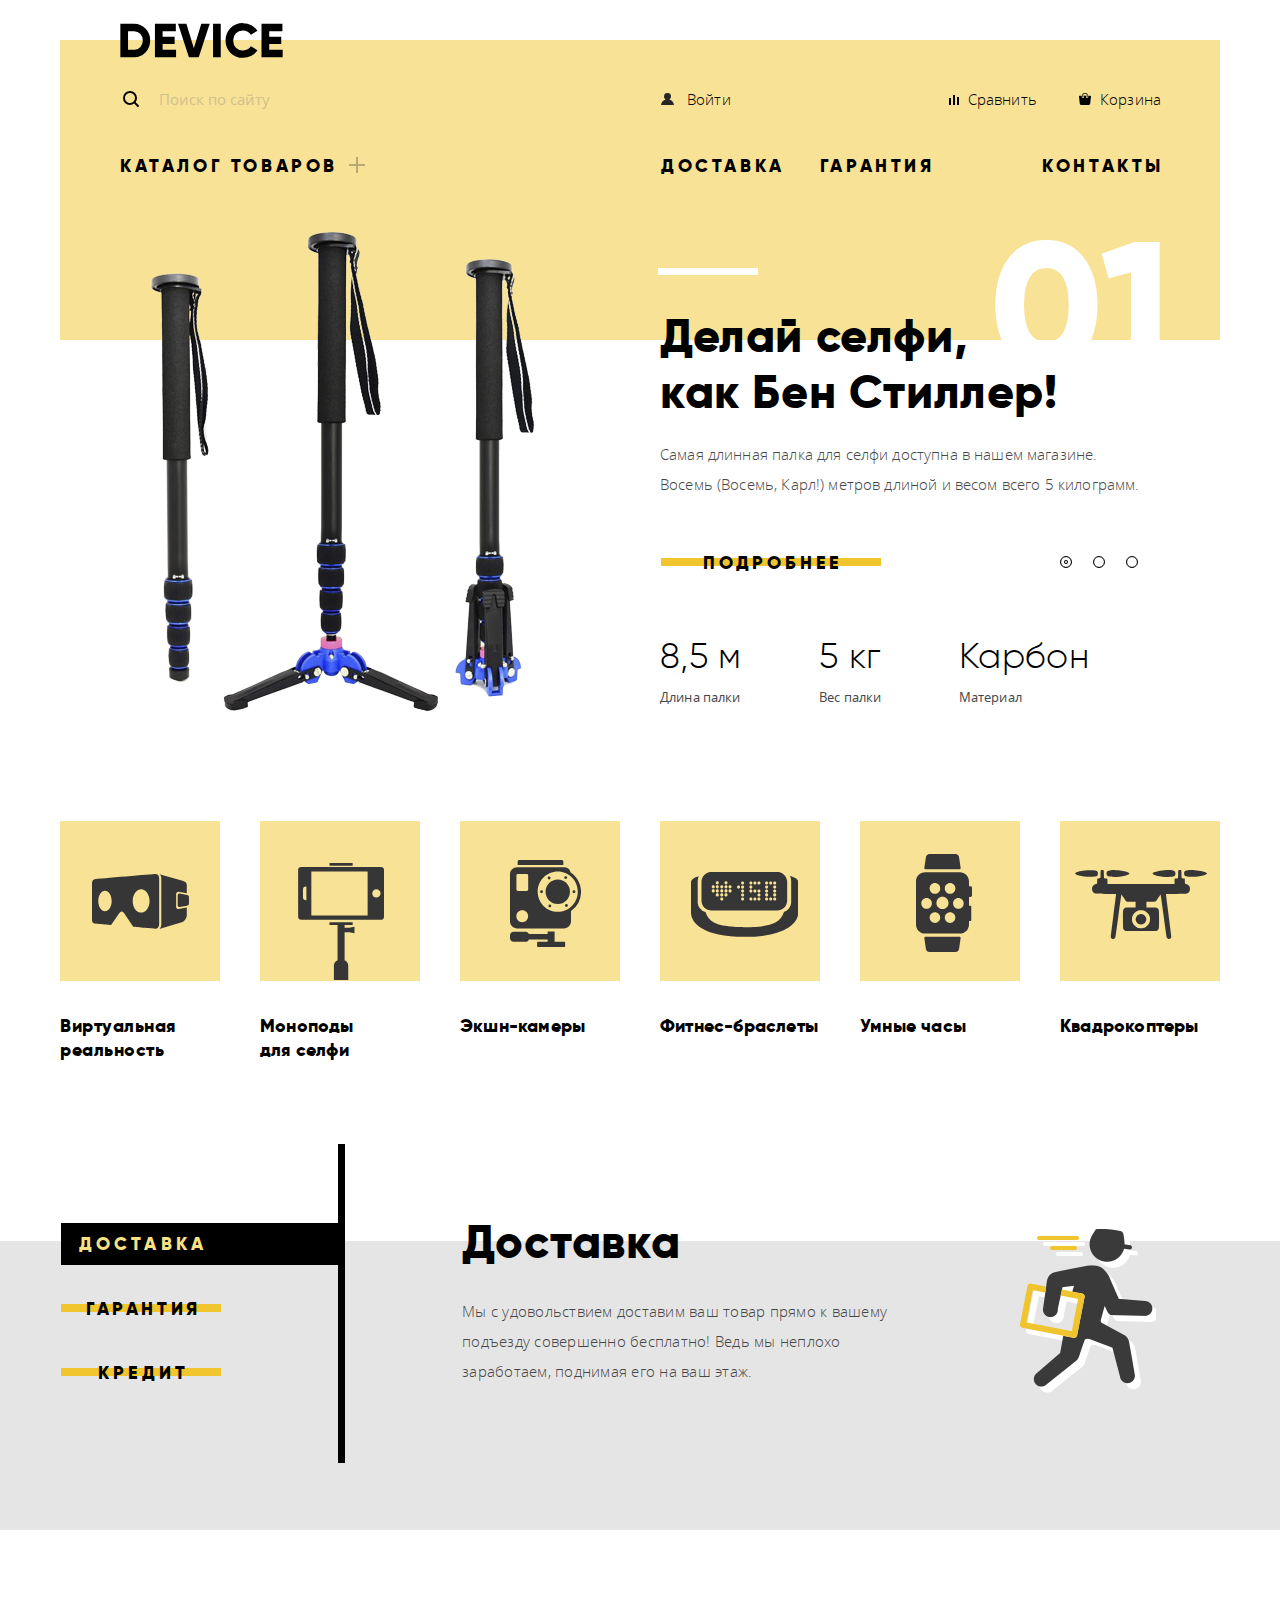
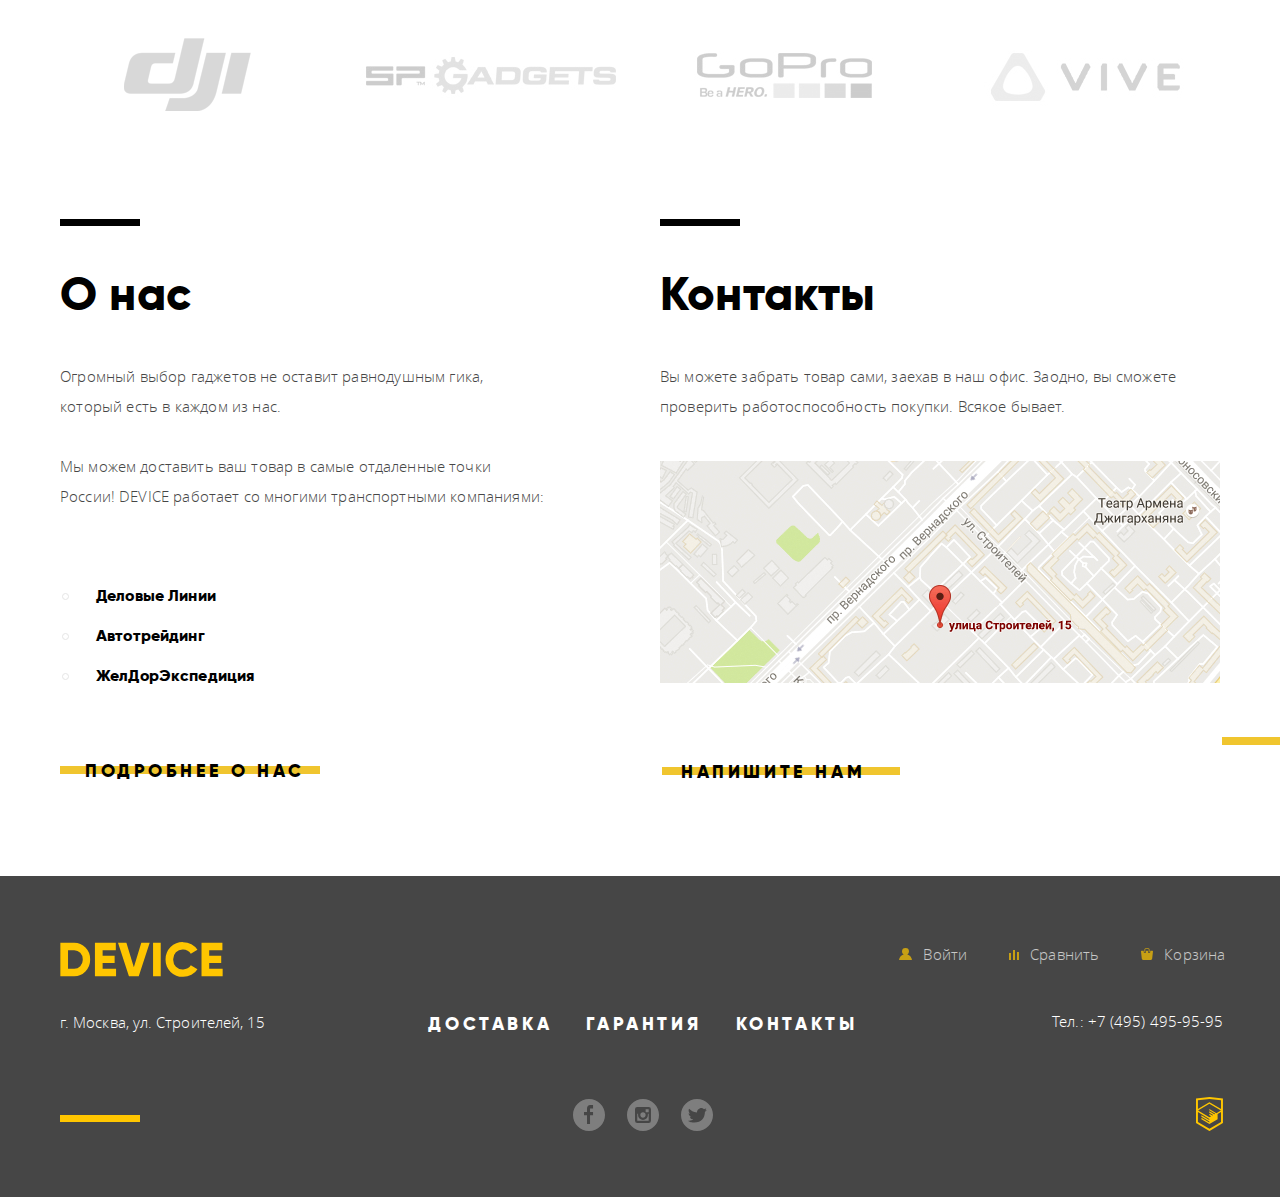
<file: index.html>
<!DOCTYPE html>
<html lang="ru">

<head>
  <meta charset="utf-8">
  <link rel="stylesheet" href="css/normalize.css">
  <link rel="stylesheet" href="css/style.min.css">
  <title>HTML Academy: Девайс</title>
</head>

<body>

  <header class="main_header">

    <div class="container">

      <nav class="header_navigaton">
        <a>
          <img class="header_logo" src="img/svg-device/logo-device.svg" alt="логотип_device" width="163" height="35">
        </a>

        <ul class="header_navigation_small_literal">
          <li class="search_small_litetal">
            <form class="search_form" action="https://echo.htmlacademy.ru" method="post">
              <label for="search" class="visually_hidden">Поиск по сайту</label>
              <input type="search" class="search_button_field" id="search" placeholder="Поиск по сайту">
              <button class="search_button" type="submit" name="button">Найти</button>
            </form>
          </li>
          <li class="right_side_small">
            <ul class="right_side_small">
              <li class="enter"><a href="#">Войти</a></li>
              <li><a class="compare" href="#">Сравнить</a></li>
              <li><a class="cart" href="#">Корзина</a></li>
            </ul>
          </li>
        </ul>
        <div class="check">
          <ul class="header_navigaton_bolt_literal">
            <li class="catalog_item">
              <a href="catalog.html">Каталог товаров</a>
              <div class="hidden_index_wrapper hidden_wrapper">
                <ul class="hidden_index hidden">
                  <li class="item_left"><a href="#">Виртуальная реальность</a></li>
                  <li class="item_left"><a href="catalog.html">Моноподы для селфи</a></li>
                  <li class="item_left_contr item_left"><a href="#">Экшн-камеры</a></li>
                  <li class="item_center"><a href="#">Фитнес-браслеты</a></li>
                  <li class="item_center item_center_contr"><a href="#">Умные часы</a></li>
                  <li class="item_right"><a href="#">Квадрокоптеры</a></li>
                </ul>
              </div>
            </li>
            <li class="right_side_bolt">
              <ul class="right_side_bolt">
                <li><a href="#">Доставка</a></li>
                <li><a href="#">Гарантия</a></li>
                <li class="right_side_bolt_contacts"><a href="#">Контакты</a></li>
              </ul>
            </li>
          </ul>
        </div>
      </nav>
    </div>
  </header>
  <main>
    <section class="slaider">
      <div class="container">
        <h2 class="visually_hidden">Избранные продукты</h2>
        <ul class="slaider_radio_list">
          <li class="slaider_radio_list">
            <input id="promo_1" class="promo_radio" type="radio" name="toggle" value="1" checked>
            <label for="promo_1" class="promo_indicator promo_1_indicator"> </label>
            <input id="promo_2" class="promo_radio" type="radio" name="toggle" value="2">
            <label for="promo_2" class="promo_indicator promo_2_indicator"> </label>
            <input id="promo_3" class="promo_radio" type="radio" name="toggle" value="3">
            <label for="promo_3" class="promo_indicator promo_3_indicator"> </label>

            <ol class="promo_description">
              <li class="promo_description_item promo_description_item1">

                <div class="promo_description_img">
                  <img class="slide_img slide_img1" src="img/slider-1.png.png" id="img_1" alt="селфи палка" width="384" height="486">
                  <span class="slide_number">01</span>
                </div>
                <div class="promo_description_text">
                  <p class="slade_name">Делай селфи,<br> как Бен Стиллер!</p>
                  <p class="slade_description">Самая длинная палка для селфи доступна в нашем магазине. Восемь (Восемь, Карл!) метров длиной и весом всего 5 килограмм.</p>
                  <a href="thelongest.html" class="detail">Подробнее</a>
                  <div class="slider_characteristic">
                    <p class="characteristic_item">8,5 м<span>Длина палки</span></p>
                    <p class="characteristic_item">5 кг<span>Вес палки</span></p>
                    <p class="characteristic_item">Карбон<span>Материал</span></p>
                  </div>
                </div>
              </li>
              <li class="promo_description_item promo_description_item2">
                <div class="promo_description_img">
                  <img class="slide_img slide_img2" src="img/slider-2.png.png" id="img_2" alt="селфи палка" width="345" height="486">
                  <span class="slide_number">02</span>

                </div>
                <div class="promo_description_text">
                  <p class="slade_name">Худеем<br> правильно!</p>
                  <p class="slade_description">Мотивирующие фитнес-браслеты помогут найти в себе силы не пропускать занятия и соблюдать диету.</p>
                  <a href="fitnes.html" class="detail">Подробнее</a>
                  <div class="slider_characteristic">
                    <p class="characteristic_item">48 часов<span>Без подзарядки</span></p>
                  </div>
                </div>
              </li>
              <li class="promo_description_item promo_description_item3">
                <div class="promo_description_img">
                  <img class="slide_img slide_img3" src="img/slider-3.png.png" id="img_3" alt="селфи палка" width="526" height="334">
                  <span class="slide_number">03</span>
                </div>
                <div class="promo_description_text">

                  <p class="slade_name">Порхает как бабочка, жалит как пчела!</p>
                  <p class="slade_description">Этот обычный, на первый взгляд, квадрокоптер оснащен мощным лазером, замаскированным под стандартную камеру.</p>
                  <a href="dron.html" class="detail">Подробнее</a>
                  <div class="slider_characteristic">
                    <p class="characteristic_item">800 м<span>Дальность полета</span></p>
                    <p class="characteristic_item">50 м<span>Радиус поражения</span></p>
                  </div>
                </div>
              </li>
            </ol>
          </li>
        </ul>
      </div>
    </section>
    <section class="popular">
      <div class="container">
        <ul class="popular_list">
          <li class="popular_list_item1 popular_list_item"><a href="vr.html">
              <div class="popular_list_img"><svg xmlns="http://www.w3.org/2000/svg" width="97" height="55" viewBox="0 0 97 55">
                  <g fill="#363636">
                    <path
                      d="M84.131 32.639V20.003c0-1.309 1.045-2.37 2.335-2.37l8.326 1.581V11.02c0-2.355-1.708-3.431-4.202-4.265L67.403.175c1.616 1.391 1.889 2.04 1.889 4.396V49.78c0 2.356-.45 4.066-1.967 5.21l23.265-7.065c2.401-.833 4.202-4.216 4.202-6.572V33.44l-8.326 1.567c-1.29.002-2.335-1.06-2.335-2.368z" />
                    <path
                      d="M95.129 20.979l-7.598-1.444c-1.008 0-1.824.829-1.824 1.851v9.868c0 1.023.816 1.852 1.824 1.852l7.598-1.431c1.154-.419 1.824-.829 1.824-1.852V22.83c0-1.022-.766-1.507-1.824-1.851zM67.17 4.483c0-5.08-4.232-4.459-4.232-4.459S5.832 4.738 2.838 5.145.001 9.532.001 9.532L0 45.812c0 3.743 2.599 3.753 2.599 3.753l16.477 1.403L27.212 39.3s1.109-1.828 2.505-1.828c1.397 0 2.432 1.861 2.432 1.861l9.061 13.521s18.895 1.909 22.521 1.909c3.626-.001 3.439-5.024 3.439-5.024V4.483zM12.982 37.192c-3.698 0-6.696-4.601-6.696-10.275s2.998-10.275 6.696-10.275c3.698 0 6.696 4.601 6.696 10.275s-2.998 10.275-6.696 10.275zm36.158 1.426c-4.662 0-8.441-5.239-8.441-11.701 0-6.463 3.78-11.702 8.441-11.702 4.662 0 8.442 5.239 8.442 11.702 0 6.462-3.78 11.701-8.442 11.701z" />
                  </g>
                </svg>
              </div><span class="popular_name">Виртуальная реальность</span>
            </a></li>
          <li class="popular_list_item2"><a href="catalog.html">
              <div class="popular_list_img"><svg xmlns="http://www.w3.org/2000/svg" width="86" height="117" viewBox="0 0 86 117">
                  <g fill="#363636">
                    <path
                      d="M82.821 4.011H3.33A3.188 3.188 0 0 0 .142 7.199v46.413a3.187 3.187 0 0 0 3.188 3.189h79.492a3.188 3.188 0 0 0 3.189-3.189V7.199a3.189 3.189 0 0 0-3.19-3.188zM8.392 37.236h-.226a3.19 3.19 0 0 1-3.189-3.189v-7.283a3.188 3.188 0 0 1 3.189-3.188h.226v13.66zm61.231 15.172H13.341V8.402h56.282v44.006zM78.4 34.552c-2.289 0-4.146-1.855-4.146-4.147s1.856-4.147 4.146-4.147a4.146 4.146 0 1 1 0 8.294zM31.497 0h23.157v2.758H31.497zM46.608 64.861v-2.973h8.046V59.13H31.498v2.758h8.045v35.246a6.068 6.068 0 0 0-3.635 5.559V117h14.335v-14.307a6.062 6.062 0 0 0-3.636-5.557v-27.99h4.796l5.051 1.213v-6.711l-5.051 1.213h-4.795z" />
                  </g>
                </svg></div>
              <span class="popular_name">Моноподы для селфи</span>
            </a></li>
          <li class="popular_list_item3"><a href="action.html">
              <div class="popular_list_img"><svg xmlns="http://www.w3.org/2000/svg" width="71" height="87" viewBox="0 0 71 87">
                  <g fill="#363636">
                    <path
                      d="M53.349 1.49c0-.736-.578-1.49-1.311-1.49H9.053C8.32 0 7.672.754 7.672 1.49v3.522h45.676V1.49zM54.202 81.809h-9.597V71.426h-6.958v2.507H18.774c-.537-1.254-1.757-2.148-3.181-2.148H3.559C1.642 71.784 0 73.387 0 75.311v3.018c0 1.924 1.642 3.48 3.559 3.48h12.035c1.511 0 2.792-.896 3.269-2.326h18.785v2.326H28.13c-.533 0-1.01.437-1.01.972v3.172c0 .535.478 1.048 1.01 1.048h26.072c.533 0 .93-.513.93-1.048V82.78c0-.535-.397-.971-.93-.971zM60.666 12.39a7.037 7.037 0 0 0-6.771-5.05H7.148C3.25 7.34 0 10.449 0 14.361v46.9c0 3.912 3.25 7.121 7.148 7.121h46.747c3.898 0 7.126-3.209 7.126-7.121V50.915a23.228 23.228 0 0 0 10.001-19.164c-.001-8.079-4.132-15.181-10.356-19.361zM12.238 62.151c-3.259 0-5.901-2.65-5.901-5.921 0-3.27 2.642-5.922 5.901-5.922s5.902 2.652 5.902 5.922c0 3.271-2.643 5.921-5.902 5.921zm5.961-32.605a1.42 1.42 0 0 1-1.418 1.422h-8.94a1.42 1.42 0 0 1-1.418-1.422v-14.16a1.42 1.42 0 0 1 1.418-1.423h8.939a1.42 1.42 0 0 1 1.418 1.423v14.16zm29.563 22.312c-11.076 0-20.057-9.01-20.057-20.123s8.98-20.124 20.057-20.124c11.077 0 20.058 9.01 20.058 20.124s-8.981 20.123-20.058 20.123z" />
                    <ellipse cx="47.762" cy="31.735" rx="12.188" ry="12.229" />
                    <circle cx="31.562" cy="31.736" r="1.435" />
                    <circle cx="63.963" cy="31.736" r="1.435" />
                    <circle cx="39.109" cy="17.994" r="1.435" />
                    <ellipse cx="56.415" cy="45.476" rx="1.43" ry="1.436" />
                    <circle cx="55.697" cy="17.565" r="1.435" />
                    <circle cx="39.828" cy="45.906" r="1.435" />
                  </g>
                </svg></div><span class="popular_name">Экшн-камеры</span>
            </a></li>
          <li class="popular_list_item4"><a href="fitnes.html">
              <div class="popular_list_img"><svg version="1.1" id="Layer_1" xmlns="http://www.w3.org/2000/svg" xmlns:xlink="http://www.w3.org/1999/xlink" x="0px" y="0px" width="107px" height="65px" viewBox="0 0 107 65"
                  enable-background="new 0 0 107 65" xml:space="preserve">
                  <g>
                    <path fill="#363636" d="M98.967,4.074c0.752,1.441,1.209,3.08,1.209,4.818v21.102c0,4.616-3.092,8.527-7.246,9.9
          		c-1.325,3.987-3.778,7.854-8.051,10.432c-8.676,5.231-31.124,4.837-31.198,4.837c-0.078,0-22.513,0.395-31.189-4.837
          		c-4.216-2.545-6.708-6.347-8.042-10.279c-4.418-1.209-7.756-5.251-7.756-10.053V8.893c0-1.688,0.427-3.282,1.139-4.693
          		C4.17,5.109,0,6.918,0,10.434c0,6.243,0,25.687,0,29.983C0,50.668,11.839,64.85,53.657,64.85c41.82,0,53.657-14.182,53.657-24.433
          		c0-4.296,0-23.74,0-29.983C107.313,6.75,102.738,4.94,98.967,4.074z" />
                    <path fill="#363636" d="M20.561,38.459h65.523c5.564,0,10.074-4.513,10.074-10.077V9.935c0-5.563-4.51-10.075-10.074-10.075H20.561
          		c-5.564,0-10.075,4.511-10.075,10.075v18.447C10.486,33.946,14.997,38.459,20.561,38.459z M83.695,9.468
          		c0.867,0,1.569,0.703,1.569,1.57c0,0.866-0.702,1.569-1.569,1.569s-1.568-0.703-1.568-1.569
          		C82.127,10.17,82.828,9.468,83.695,9.468z M83.695,13.507c0.867,0,1.569,0.703,1.569,1.568c0,0.867-0.702,1.569-1.569,1.569
          		s-1.568-0.702-1.568-1.569C82.127,14.21,82.828,13.507,83.695,13.507z M83.695,17.546c0.867,0,1.569,0.702,1.569,1.569
          		c0,0.866-0.702,1.569-1.569,1.569s-1.568-0.703-1.568-1.569C82.127,18.248,82.828,17.546,83.695,17.546z M83.695,21.373
          		c0.867,0,1.569,0.704,1.569,1.569c0,0.867-0.702,1.568-1.569,1.568s-1.568-0.701-1.568-1.568
          		C82.127,22.076,82.828,21.373,83.695,21.373z M83.695,25.412c0.867,0,1.569,0.702,1.569,1.569c0,0.865-0.702,1.568-1.569,1.568
          		s-1.568-0.704-1.568-1.568C82.127,26.114,82.828,25.412,83.695,25.412z M79.656,9.468c0.867,0,1.568,0.703,1.568,1.57
          		c0,0.866-0.701,1.569-1.568,1.569c-0.865,0-1.568-0.703-1.568-1.569C78.088,10.17,78.791,9.468,79.656,9.468z M79.656,25.412
          		c0.867,0,1.568,0.702,1.568,1.569c0,0.865-0.701,1.568-1.568,1.568c-0.865,0-1.568-0.704-1.568-1.568
          		C78.088,26.114,78.791,25.412,79.656,25.412z M75.619,9.468c0.865,0,1.568,0.703,1.568,1.57c0,0.866-0.703,1.569-1.568,1.569
          		c-0.867,0-1.569-0.703-1.569-1.569C74.05,10.17,74.752,9.468,75.619,9.468z M75.619,13.507c0.865,0,1.568,0.703,1.568,1.568
          		c0,0.867-0.703,1.569-1.568,1.569c-0.867,0-1.569-0.702-1.569-1.569C74.05,14.21,74.752,13.507,75.619,13.507z M75.619,17.546
          		c0.865,0,1.568,0.702,1.568,1.569c0,0.866-0.703,1.569-1.568,1.569c-0.867,0-1.569-0.703-1.569-1.569
          		C74.05,18.248,74.752,17.546,75.619,17.546z M75.619,21.373c0.865,0,1.568,0.704,1.568,1.569c0,0.867-0.703,1.568-1.568,1.568
          		c-0.867,0-1.569-0.701-1.569-1.568C74.05,22.076,74.752,21.373,75.619,21.373z M75.619,25.412c0.865,0,1.568,0.702,1.568,1.569
          		c0,0.865-0.703,1.568-1.568,1.568c-0.867,0-1.569-0.704-1.569-1.568C74.05,26.114,74.752,25.412,75.619,25.412z M67.965,9.468
          		c0.867,0,1.568,0.703,1.568,1.57c0,0.866-0.701,1.569-1.568,1.569s-1.568-0.703-1.568-1.569C66.396,10.17,67.1,9.468,67.965,9.468z
          		 M67.965,17.546c0.867,0,1.568,0.702,1.568,1.569c0,0.866-0.701,1.569-1.568,1.569s-1.568-0.703-1.568-1.569
          		C66.396,18.248,67.1,17.546,67.965,17.546z M67.965,21.427c0.867,0,1.568,0.701,1.568,1.568c0,0.865-0.701,1.569-1.568,1.569
          		s-1.568-0.704-1.568-1.569C66.396,22.128,67.1,21.427,67.965,21.427z M67.965,25.412c0.867,0,1.568,0.702,1.568,1.569
          		c0,0.865-0.701,1.568-1.568,1.568s-1.568-0.704-1.568-1.568C66.396,26.114,67.1,25.412,67.965,25.412z M63.926,9.468
          		c0.867,0,1.57,0.703,1.57,1.57c0,0.866-0.703,1.569-1.57,1.569c-0.865,0-1.569-0.703-1.569-1.569
          		C62.356,10.17,63.061,9.468,63.926,9.468z M63.926,17.546c0.867,0,1.57,0.702,1.57,1.569c0,0.866-0.703,1.569-1.57,1.569
          		c-0.865,0-1.569-0.703-1.569-1.569C62.356,18.248,63.061,17.546,63.926,17.546z M63.926,25.412c0.867,0,1.57,0.702,1.57,1.569
          		c0,0.865-0.703,1.568-1.57,1.568c-0.865,0-1.569-0.704-1.569-1.568C62.356,26.114,63.061,25.412,63.926,25.412z M59.888,9.468
          		c0.865,0,1.569,0.703,1.569,1.57c0,0.866-0.704,1.569-1.569,1.569c-0.867,0-1.568-0.703-1.568-1.569
          		C58.319,10.17,59.021,9.468,59.888,9.468z M59.888,13.507c0.865,0,1.569,0.703,1.569,1.568c0,0.867-0.704,1.569-1.569,1.569
          		c-0.867,0-1.568-0.702-1.568-1.569C58.319,14.21,59.021,13.507,59.888,13.507z M59.888,17.546c0.865,0,1.569,0.702,1.569,1.569
          		c0,0.866-0.704,1.569-1.569,1.569c-0.867,0-1.568-0.703-1.568-1.569C58.319,18.248,59.021,17.546,59.888,17.546z M59.888,25.412
          		c0.865,0,1.569,0.702,1.569,1.569c0,0.865-0.704,1.568-1.569,1.568c-0.867,0-1.568-0.704-1.568-1.568
          		C58.319,26.114,59.021,25.412,59.888,25.412z M51.598,9.468c0.867,0,1.569,0.703,1.569,1.57c0,0.866-0.702,1.569-1.569,1.569
          		c-0.867,0-1.568-0.703-1.568-1.569C50.029,10.17,50.731,9.468,51.598,9.468z M51.598,13.507c0.867,0,1.569,0.703,1.569,1.568
          		c0,0.867-0.702,1.569-1.569,1.569c-0.867,0-1.568-0.702-1.568-1.569C50.029,14.21,50.731,13.507,51.598,13.507z M51.598,17.546
          		c0.867,0,1.569,0.702,1.569,1.569c0,0.866-0.702,1.569-1.569,1.569c-0.867,0-1.568-0.703-1.568-1.569
          		C50.029,18.248,50.731,17.546,51.598,17.546z M51.598,21.427c0.867,0,1.569,0.701,1.569,1.568c0,0.865-0.702,1.569-1.569,1.569
          		c-0.867,0-1.568-0.704-1.568-1.569C50.029,22.128,50.731,21.427,51.598,21.427z M51.598,25.412c0.867,0,1.569,0.702,1.569,1.569
          		c0,0.865-0.702,1.568-1.569,1.568c-0.867,0-1.568-0.704-1.568-1.568C50.029,26.114,50.731,25.412,51.598,25.412z M47.559,13.507
          		c0.867,0,1.568,0.703,1.568,1.568c0,0.867-0.701,1.569-1.568,1.569s-1.569-0.702-1.569-1.569
          		C45.99,14.21,46.691,13.507,47.559,13.507z M39.057,13.295c0.865,0,1.569,0.703,1.569,1.568c0,0.867-0.704,1.569-1.569,1.569
          		c-0.867,0-1.571-0.703-1.571-1.569C37.486,13.998,38.189,13.295,39.057,13.295z M39.057,17.333c0.865,0,1.569,0.703,1.569,1.57
          		c0,0.866-0.704,1.57-1.569,1.57c-0.867,0-1.571-0.704-1.571-1.57C37.486,18.036,38.189,17.333,39.057,17.333z M35.018,9.255
          		c0.865,0,1.568,0.703,1.568,1.57c0,0.866-0.704,1.568-1.568,1.568c-0.867,0-1.569-0.703-1.569-1.568
          		C33.449,9.958,34.15,9.255,35.018,9.255z M35.018,13.295c0.865,0,1.568,0.703,1.568,1.568c0,0.867-0.704,1.569-1.568,1.569
          		c-0.867,0-1.569-0.703-1.569-1.569C33.449,13.998,34.15,13.295,35.018,13.295z M35.018,17.333c0.865,0,1.568,0.703,1.568,1.57
          		c0,0.866-0.704,1.57-1.568,1.57c-0.867,0-1.569-0.704-1.569-1.57C33.449,18.036,34.15,17.333,35.018,17.333z M35.018,21.373
          		c0.865,0,1.568,0.704,1.568,1.569c0,0.867-0.704,1.568-1.568,1.568c-0.867,0-1.569-0.701-1.569-1.568
          		C33.449,22.076,34.15,21.373,35.018,21.373z M30.764,13.295c0.867,0,1.569,0.703,1.569,1.568c0,0.867-0.702,1.569-1.569,1.569
          		c-0.867,0-1.568-0.703-1.568-1.569C29.196,13.998,29.897,13.295,30.764,13.295z M30.764,17.333c0.867,0,1.569,0.703,1.569,1.57
          		c0,0.866-0.702,1.57-1.569,1.57c-0.867,0-1.568-0.704-1.568-1.57C29.196,18.036,29.897,17.333,30.764,17.333z M30.764,21.373
          		c0.867,0,1.569,0.704,1.569,1.569c0,0.867-0.702,1.568-1.569,1.568c-0.867,0-1.568-0.701-1.568-1.568
          		C29.196,22.076,29.897,21.373,30.764,21.373z M30.764,25.412c0.867,0,1.569,0.702,1.569,1.569c0,0.865-0.702,1.568-1.569,1.568
          		c-0.867,0-1.568-0.704-1.568-1.568C29.196,26.114,29.897,25.412,30.764,25.412z M26.3,9.255c0.867,0,1.571,0.703,1.571,1.57
          		c0,0.866-0.704,1.568-1.571,1.568c-0.865,0-1.569-0.703-1.569-1.568C24.731,9.958,25.435,9.255,26.3,9.255z M26.3,13.295
          		c0.867,0,1.571,0.703,1.571,1.568c0,0.867-0.704,1.569-1.571,1.569c-0.865,0-1.569-0.703-1.569-1.569
          		C24.731,13.998,25.435,13.295,26.3,13.295z M26.3,17.333c0.867,0,1.571,0.703,1.571,1.57c0,0.866-0.704,1.57-1.571,1.57
          		c-0.865,0-1.569-0.704-1.569-1.57C24.731,18.036,25.435,17.333,26.3,17.333z M26.3,21.373c0.867,0,1.571,0.704,1.571,1.569
          		c0,0.867-0.704,1.568-1.571,1.568c-0.865,0-1.569-0.701-1.569-1.568C24.731,22.076,25.435,21.373,26.3,21.373z M22.263,13.295
          		c0.865,0,1.569,0.703,1.569,1.568c0,0.867-0.704,1.569-1.569,1.569c-0.867,0-1.569-0.703-1.569-1.569
          		C20.694,13.998,21.396,13.295,22.263,13.295z M22.263,17.333c0.865,0,1.569,0.703,1.569,1.57c0,0.866-0.704,1.57-1.569,1.57
          		c-0.867,0-1.569-0.704-1.569-1.57C20.694,18.036,21.396,17.333,22.263,17.333z" />
                  </g>
                </svg></div><span class="popular_name">Фитнес-браслеты</span>
            </a></li>
          <li class="popular_list_item5"><a href="smart.html">
              <div class="popular_list_img"><svg xmlns="http://www.w3.org/2000/svg" width="56" height="98" viewBox="0 0 56 98">
                  <g fill="#363636">
                    <path
                      d="M54.494 32.197h-1.515v-4.64c0-5.052-4.087-9.186-9.082-9.186H9.082C4.086 18.372 0 22.505 0 27.557v42.868c0 5.052 4.087 9.185 9.083 9.185h34.815c4.995 0 9.082-4.133 9.082-9.185V67.01h1.515a.764.764 0 0 0 .757-.764V52.467a.765.765 0 0 0-.757-.766H52.98v-8.788h1.515c.832 0 1.514-.688 1.514-1.531v-7.654a1.529 1.529 0 0 0-1.515-1.531zm-20.412-3.109c2.926 0 5.299 2.398 5.299 5.358s-2.373 5.358-5.299 5.358-5.298-2.398-5.298-5.358 2.372-5.358 5.298-5.358zm-15.137 0c2.925 0 5.298 2.398 5.298 5.358s-2.373 5.358-5.298 5.358c-2.926 0-5.298-2.398-5.298-5.358s2.372-5.358 5.298-5.358zM5.297 49.397c0-2.959 2.371-5.358 5.298-5.358 2.926 0 5.298 2.399 5.298 5.358 0 2.959-2.373 5.358-5.298 5.358-2.927.001-5.298-2.399-5.298-5.358zm13.648 19.497c-2.926 0-5.298-2.398-5.298-5.358s2.372-5.358 5.298-5.358c2.925 0 5.298 2.398 5.298 5.358s-2.373 5.358-5.298 5.358zm1.49-19.903c0-3.382 2.711-6.124 6.055-6.124s6.055 2.742 6.055 6.124-2.711 6.124-6.055 6.124c-3.344-.001-6.055-2.742-6.055-6.124zm13.647 19.903c-2.926 0-5.298-2.398-5.298-5.358s2.372-5.358 5.298-5.358 5.299 2.398 5.299 5.358-2.373 5.358-5.299 5.358zm8.302-14.138c-2.927 0-5.298-2.399-5.298-5.358 0-2.959 2.371-5.358 5.298-5.358 2.926 0 5.298 2.399 5.298 5.358 0 2.958-2.372 5.358-5.298 5.358zM9.646 15.31h33.687c.843 0 1.432-.681 1.306-1.514L43.023 3.028l-.002-.002C42.771 1.362 41.189 0 39.506 0H13.474c-1.686 0-3.268 1.362-3.517 3.028L8.342 13.795c-.125.833.461 1.515 1.304 1.515zM43.333 82.671H9.646c-.843 0-1.429.683-1.304 1.516l1.615 10.767c.25 1.666 1.832 3.028 3.516 3.028h26.032c1.684 0 3.266-1.362 3.517-3.026v-.002l1.615-10.767c.128-.833-.461-1.516-1.304-1.516z" />
                  </g>
                </svg></div><span class="popular_name">Умные часы</span>
            </a></li>
          <li class="popular_list_item6"><a href="dron.html">
              <div class="popular_list_img"><svg xmlns="http://www.w3.org/2000/svg" width="132" height="69" viewBox="0 0 132 69">
                  <g fill="#363636">
                    <path
                      d="M12.052.258C6.507.745 1.838 1.85.575 2.93c-.722.616-.722.616-.232 1.156.644.72 3.713 1.645 7.247 2.237 3.998.668 12.51.693 13.724.051 1.211-.668 1.624-1.414 1.624-2.981 0-1.619-.62-2.416-2.218-2.853C19.274.154 14.94 0 12.052.258zM25.774.488c-.129.283-.258 2.108-.258 4.112 0 4.061.155 3.778-2.192 3.933l-1.03.077-.13 2.545-.129 2.544-1.186.283c-2.58.668-4 2.595-3.792 5.294.128 1.927 1.03 3.341 2.579 4.087 1.109.513 1.47.538 11.246.538 5.545 0 10.137.079 10.188.18.051.13-1.11 9.408-2.58 20.64-1.444 11.23-2.682 20.997-2.708 21.666-.051 1.617.826 2.62 2.348 2.62 1.237 0 2.012-.64 2.321-1.9.13-.514 1.496-10.334 3.018-21.822 1.522-11.463 2.863-20.869 2.94-20.869.104 0 1.084 1.413 2.193 3.136 2.94 4.626 2.399 4.317 7.635 4.317h4.359v5.63l-5.133.077c-4.72.077-5.21.127-5.881.615-1.573 1.157-1.625 1.415-1.625 10.977 0 9.534.026 9.792 1.522 11.05l.851.695H81.695l.851-.696c1.496-1.257 1.52-1.515 1.52-11.05 0-9.56-.05-9.819-1.622-10.976-.671-.488-1.161-.538-5.882-.615l-5.132-.077v-5.63h4.36c5.234 0 4.693.309 7.633-4.317 1.11-1.723 2.09-3.136 2.194-3.136.076 0 1.418 9.406 2.94 20.869 1.522 11.488 2.889 21.308 3.018 21.821.31 1.26 1.082 1.902 2.321 1.902 1.521 0 2.4-1.004 2.347-2.621-.026-.67-1.264-10.436-2.71-21.666-1.468-11.232-2.63-20.51-2.577-20.64.05-.101 4.641-.18 10.19-.18 9.774 0 10.135-.025 11.243-.538 1.548-.746 2.45-2.16 2.58-4.087.206-2.699-1.212-4.626-3.792-5.294l-1.187-.283-.127-2.544-.13-2.545-1.031-.077c-2.347-.155-2.194.128-2.194-3.933 0-2.004-.128-3.829-.257-4.112-.206-.36-.543-.488-1.367-.488-.619 0-1.238.128-1.42.309-.206.205-.31 1.465-.31 3.932 0 2.467-.102 3.727-.309 3.932-.18.18-.901.308-1.65.308-1.625 0-1.65.052-1.65 3.11v2.287H32.48v-2.287c0-3.058-.024-3.11-1.65-3.11-.748 0-1.47-.129-1.65-.308-.207-.205-.31-1.465-.31-3.932 0-2.467-.103-3.727-.31-3.932-.18-.18-.8-.309-1.418-.309-.825 0-1.16.128-1.368.488zm42.843 40.12c2.889.899 5.392 3.393 6.166 6.168.439 1.543.31 4.216-.284 5.784-.696 1.875-2.685 4.01-4.565 4.935-1.29.642-1.754.719-3.921.719s-2.631-.077-3.92-.719c-1.885-.926-3.87-3.06-4.567-4.935-.592-1.568-.722-4.24-.283-5.784.748-2.723 3.25-5.27 6.061-6.168 2.012-.642 3.3-.642 5.313 0z" />
                    <path
                      d="M63.794 44.438c-2.037.925-3.507 3.649-3.069 5.73.774 3.677 4.823 5.553 7.996 3.702 1.985-1.158 2.99-3.547 2.45-5.783-.568-2.39-2.734-4.138-5.158-4.138-.646 0-1.626.232-2.22.489zM36.092.154c-3.92.668-4.513 1.131-4.513 3.444 0 1.825.463 2.416 2.268 2.956 1.55.462 7.172.514 10.5.128 6.86-.822 11.321-2.544 9.698-3.752-1.265-.9-4.902-1.876-9.054-2.39-2.475-.308-7.996-.54-8.9-.386zM89.484.258C83.165.848 77.62 2.339 77.62 3.444c0 1.722 7.84 3.47 15.63 3.495 5.804 0 7.196-.642 7.196-3.34 0-1.825-.619-2.622-2.373-3.085C96.423.103 92.398 0 89.484.258zM112.776.283c-1.78.231-3.018.77-3.43 1.491-.387.77-.31 2.904.154 3.572.928 1.31 1.652 1.465 7.068 1.465 3.661 0 5.802-.129 7.867-.488 3.534-.592 6.603-1.517 7.248-2.237.49-.54.49-.54-.233-1.156-1.34-1.13-5.958-2.185-11.916-2.672-3.481-.283-4.488-.283-6.758.025z" />
                  </g>
                </svg></div><span class="popular_name">Квадрокоптеры</span>
            </a></li>
        </ul>
      </div>
    </section>
    <section class="service">
      <h2 class="visually_hidden">услуги</h2>
      <div class="container service_wrapper">
        <input type="radio" class="service_radio visually_hidden" name="triggered" id="service_radio1" checked>
        <label class="service_indicator1 detail" for="service_radio1">Доставка</label>
        <input type="radio" class="service_radio visually_hidden" name="triggered" id="service_radio2">
        <label class="service_indicator2 detail" for="service_radio2">Гарантия</label>
        <input type="radio" class="service_radio visually_hidden" name="triggered" id="service_radio3">
        <label class="service_indicator3 detail" for="service_radio3">Кредит</label>
        <ul class="service_description">
          <li class="service_item_description service_item_description1">
            <h3>Доставка</h3>
            <p>Мы с удовольствием доставим ваш товар прямо к вашему подъезду совершенно бесплатно! Ведь мы неплохо заработаем, поднимая его на ваш этаж.</p>
          </li>
          <li class="service_item_description service_item_description2">
            <h3>Гарантия</h3>
            <p>Если из-за возгорания купленного у нас товара у вас сгорит дом — не переживайте, мы выдадим вам новый. <br> <span>Товар, не дом, конечно же.</span></p>
          </li>
          <li class="service_item_description service_item_description3">
            <h3>Кредит</h3>
            <p>Залезть в долговую яму стало проще! Кредитные консультанты подберут для вас наиболее выгодные <span>условия кредита. Выгодные для нашего банка, разумеется.</span></p>
          </li>
        </ul>
      </div>
    </section>
    <section class="partners">
      <h4 class="visually_hidden">партнеры</h4>
      <div class="container">
        <ul class="partners_list">
          <li class="partners_item">
            <a href="#" class="partners_link">
              <h4 class="visually_hidden">партнер 1</h4>
              <img src="img/logo-1.png" alt="партнер_1" width="260" height="100">
              <img class="colorful_logo" src="img/logo-1_copy.png" alt="партнер_1" width="260" height="100">
            </a>
          </li>
          <li class="partners_item">
            <a href="#" class="partners_link">
              <h4 class="visually_hidden">партнер 2</h4>
              <img src="img/logo-2.png" alt="партнер_2" width="260" height="100">
              <img class="colorful_logo" src="img/logo-2_copy.png" alt="партнер_1" width="260" height="100">
            </a>
          </li>
          <li class="partners_item">
            <a href="#" class="partners_link">
              <h4 class="visually_hidden">партнер 3</h4>
              <img src="img/logo-3.png" alt="партнер_3" width="260" height="100">
              <img class="colorful_logo" src="img/logo-3_copy.png" alt="партнер_3" width="260" height="100">
            </a>
          </li>
          <li class="partners_item">
            <a href="#" class="partners_link">
              <h4 class="visually_hidden">партнер 4</h4>
              <img src="img/logo-4.png" alt="партнер_4" width="260" height="100">
              <img class="colorful_logo" src="img/logo-4_copy.png" alt="партнер_4" width="260" height="100">
            </a>
          </li>
        </ul>
      </div>
    </section>

    <section class="company_description">
      <div class="company_description_container container">
        <section class="about">
          <h2>О нас</h2>
          <p class="first_paragraph">
            Огромный выбор гаджетов не оставит равнодушным гика, который есть в каждом из нас.
          </p>
          <p class="second_paragraph">Мы можем доставить ваш товар в самые отдаленные точки
России! DEVICE работает со многими транспортными компаниями:
          </p>
          <ul class="transport_company">
            <li>Деловые Линии</li>
            <li>Автотрейдинг</li>
            <li>ЖелДорЭкспедиция</li>
          </ul>
          <span class="detail yellow">
            <a href="">Подробнее о нас</a>
          </span>
        </section>
        <section class="contacts">
          <h2>Контакты</h2>
          <p>
            Вы можете забрать товар сами, заехав в наш офис. Заодно, вы сможете проверить работоспособность покупки. Всякое бывает.
          </p>
          <a href="https://goo.gl/maps/TjSiKzYV8Vx" class="map"><img class="map_picture" src="img/map.jpg" alt="Карта Москва, ул. Строителей, 15" width="560" height="222"></a>
          <span class="write_us yellow">
            <a href="#" class="write_us">Напишите нам</a>
          </span>
        </section>
      </div>
    </section>
  </main>
  <footer>
    <div class="container footer_wrapper">
      <div class="yellow_logo">
        <svg xmlns="http://www.w3.org/2000/svg" viewBox="0 0 164 35" width="163" height="35">
          <path
            d="m0.35 0.7v33.6h13.532a15.723 15.723 0 0 0 11.72-4.824 16.464 16.464 0 0 0 4.712-11.976 16.465 16.465 0 0 0-4.712-11.976 15.723 15.723 0 0 0-11.72-4.824zm7.733 26.208v-18.819h5.8a8.648 8.648 0 0 1 6.5 2.568 9.412 9.412 0 0 1 2.489 6.84 9.41 9.41 0 0 1-2.489 6.84 8.646 8.646 0 0 1-6.5 2.568h-5.8zm34.8-5.952h12.082v-7.3h-12.086v-5.567h13.291v-7.389h-21.024v33.6h21.265v-7.392h-13.532v-5.952zm36.343 13.344 11.019-33.6h-8.458l-7.491 24.72-7.491-24.72h-8.457l11.019 33.6zm14.4 0h7.733v-33.6h-7.733zm38.615-1.416a15.514 15.514 0 0 0 6.041-5.688l-6.67-3.84a7.488 7.488 0 0 1-3.165 3.024 9.874 9.874 0 0 1-4.664 1.1 9.594 9.594 0 0 1-7.177-2.736 9.907 9.907 0 0 1-2.682-7.248 9.908 9.908 0 0 1 2.682-7.248 9.594 9.594 0 0 1 7.177-2.736 9.914 9.914 0 0 1 4.64 1.08 7.6 7.6 0 0 1 3.189 3.048l6.67-3.84a15.881 15.881 0 0 0-6.09-5.688 17.419 17.419 0 0 0-8.409-2.088 17.12 17.12 0 0 0-17.592 17.472 17.12 17.12 0 0 0 17.589 17.476 17.519 17.519 0 0 0 8.458-2.088zm17.881-11.928h12.082v-7.3h-12.085v-5.567h13.29v-7.389h-21.022v33.6h21.264v-7.392h-13.532v-5.952z" />
        </svg>
        <p>г. Москва, ул. Строителей, 15</p>
      </div>
      <div class="social_nav">
        <ul class="navigation_items">
          <li><a href="#">Доставка</a></li>
          <li><a href="#">Гарантия</a></li>
          <li><a href="#">Контакты</a></li>
        </ul>
        <ul class="social">
          <li><a href="#">
              <span class="visually_hidden">facebook</span>
              <svg xmlns="http://www.w3.org/2000/svg" width="32" height="32" viewBox="0 0 32 32">
                <path fill="#FFF" d="M16 0C7.164 0 0 7.163 0 16s7.164 16 16 16c8.837 0 16-7.164 16-16S24.837 0 16 0zm4.062 9.455h-3.021v3.444h3.021v3.445h-3.021v8.61H14.02v-8.61H11v-3.445h3.021V9.455c0-1.902 1.353-3.445 3.021-3.445h3.021v3.445z" />
              </svg>
            </a></li>
          <li><a href="#">
              <span class="visually_hidden">twitter</span>
              <svg xmlns="http://www.w3.org/2000/svg" width="32" height="32" viewBox="0 0 32 32">
                <g fill="#FFF">
                  <path d="M20.916 16a4.938 4.938 0 1 1-9.877 0c0-.394.051-.773.138-1.14h-.897v6.838h11.396V14.86h-.897c.086.367.137.746.137 1.14z" />
                  <path d="M15.978 18.659c1.466 0 2.659-1.193 2.659-2.659s-1.193-2.659-2.659-2.659c-1.466 0-2.659 1.193-2.659 2.659s1.192 2.659 2.659 2.659zM18.637 10.302h3.039v3.039h-3.039z" />
                  <path
                    d="M16 0C7.164 0 0 7.164 0 16c0 8.837 7.164 16 16 16 8.837 0 16-7.163 16-16 0-8.836-7.163-16-16-16zm7.955 21.698a2.285 2.285 0 0 1-2.279 2.279H10.279A2.285 2.285 0 0 1 8 21.698V10.302a2.286 2.286 0 0 1 2.279-2.279h11.396a2.286 2.286 0 0 1 2.279 2.279v11.396z" />
                </g>
              </svg>
            </a></li>
          <li><a href="#">
              <span class="visually_hidden">instagram</span>
              <svg xmlns="http://www.w3.org/2000/svg" width="32" height="32" viewBox="0 0 32 32">
                <path fill="#FFF"
                  d="M16 0C7.164 0 0 7.164 0 16c0 8.837 7.164 16 16 16 8.837 0 16-7.163 16-16 0-8.836-7.163-16-16-16zm7.944 12.809c-.251 6.516-3.463 10.832-10.992 10.702h-.486c-.447 0-4.543-.443-5.344-1.823 2.479.19 4.247-.406 5.12-1.136-1.048-.289-2.923-.461-3.251-2.848.384.104.618.221 1.299.113-1.307-.824-2.758-1.519-2.679-3.643.311.317 1.164.518 1.46.457-.768-.233-2.149-3.244-.974-4.781 1.984 1.79 4.075 3.482 7.804 3.643.227-2.214 1.24-3.699 3.168-4.325 1.84-.479 3.255.26 3.901 1.138.737-.224 1.453-.466 2.193-.685-.004.833-.569 1.463-.935 1.709.747.165 1.423-.475 1.423-.475-.184.963-1.094 1.725-1.707 1.954z" />
              </svg>
            </a></li>

        </ul>
      </div>
      <div class="footer_navigation">
        <ul class="footer_navigation_small_literal">
          <li><a href="#">
              <svg xmlns="http://www.w3.org/2000/svg" width="13" height="12" viewBox="0 0 13 12">
                <path d="M.032 12h12.937c-.163-2.643-2.074-4.837-4.671-5.543a3.47 3.47 0 0 0 1.687-2.972 3.485 3.485 0 0 0-6.97 0c0 1.264.68 2.361 1.688 2.972C2.106 7.163.194 9.357.032 12z" />
              </svg>
              Войти</a></li>
          <li><a href="#"><svg xmlns="http://www.w3.org/2000/svg" width="10" height="10" viewBox="0 0 10 10">
                <path d="M8 2h1.984v8H8zM0 3h1.984v7H0zM4 0h2v10H4z" /></svg>
              Сравнить</a></li>
          <li><a href="#"><svg xmlns="http://www.w3.org/2000/svg" width="12" height="12" viewBox="0 0 12 12">
                <path
                  d="M11.864 3.017a.429.429 0 0 0-.327-.154H9.225V4.09c0 .563-.484 1.022-1.08 1.022-.594 0-1.078-.458-1.078-1.022V2.863H4.909V4.09c0 .563-.485 1.022-1.08 1.022-.595 0-1.078-.458-1.078-1.022V2.863H.438a.43.43 0 0 0-.327.154.472.472 0 0 0-.108.358l.776 7.134c.015.806.642 1.455 1.411 1.455h7.595c.77 0 1.396-.649 1.411-1.455l.776-7.134a.476.476 0 0 0-.108-.358z" />
                <path
                  d="M3.829 4.499c.239 0 .433-.184.433-.409V1.84c0-.632.672-1.022 1.295-1.022h1.079c.655 0 1.078.401 1.078 1.022v2.25c0 .225.194.409.431.409.239 0 .433-.184.433-.409V1.84C8.577.773 7.761 0 6.636 0H5.557c-1.19 0-2.159.826-2.159 1.84v2.25c0 .225.194.409.431.409z" />
              </svg>
              Корзина</a></li>
        </ul>
        <p>Тел.: +7 (495) 495-95-95</p>
        <a class="developer" href="https://htmlacademy.ru/intensive/htmlcss">
          <svg xmlns="http://www.w3.org/2000/svg" width="26.943" height="34.09" viewBox="0 0 26.943 34.09">
            <path fill="#FFC600"
              d="M13.62.017L13.472 0 0 1.412v24.661l13.473 8.017 13.43-7.99.042-.025V1.412L13.62.017zm11.399 12.11L13.495 5.334l-.001-.104-.087.05-.088-.056v.109L1.925 12.118V3.147l11.548-1.212L25.02 3.147v8.98zm-11.614-5.34L24.923 13.5l-4.479 2.64-7.093-4.221-.014 1.415 5.904 3.513-.86.507-5.03-2.992-.014 1.415 3.827 2.275-.782.523-3.031-1.787-.014 1.413 1.853 1.091-1.8 1.081-11.356-6.751 11.371-6.835zm-11.48 8.34l11.411 6.791.016 1.044-7.942-4.728-.015 1.416 7.979 4.795.018 1.076-7.973-4.74-.013 1.414 8.021 4.822.046.025 8.143-4.872-.011-5.177 3.415-2.036v10.021L13.472 31.85 1.925 24.979v-9.852z" />
          </svg>
        </a>
      </div>
    </div>
  </footer>

  <!-- Модальное окно. Отправить письмо -->
  <section class="modal modal_login">
    <h2 class="visually_hidden">Напишите нам</h2>
    <form class="modal_login_form" action="https://echo.htmlacademy.ru" method="post">
      <button type="button" name="button" class="modal_close" value="Закрыть"></button>
      <div class="user_wrapper">
        <p>
          <label for="user_login">Имя Фамилия</label>
          <input id="user_login" type="text" placeholder="Имя Фамилия" name="login" class="login_name">
        </p>
        <p>
          <label for="user_password">Ваш e-mail</label>
          <input id="user_password" type="email" class="login_password" placeholder="email@example.com">
        </p>
        <p>
          <label for="message">Текст письма</label>
          <textarea id="message" name="message" rows="8" cols="87" placeholder="В свободной форме"></textarea>
        </p>
        <button type="submit" class="line_button" name="button">Отправить</button>
      </div>
    </form>

  </section>

  <section class="modal_map modal">
    <h2 class="visually_hidden">Как до нас добраться</h2>
    <button type="button" class="modal_close modal_close_map"></button>
    <iframe class="map_show"
      src="https://www.google.com/maps/embed?pb=!1m18!1m12!1m3!1d2249.1125488779985!2d37.527429315579646!3d55.6870309805358!2m3!1f0!2f0!3f0!3m2!1i1024!2i768!4f13.1!3m3!1m2!1s0x46b54cf65f5c8955%3A0x694710ccd55501e!2z0YPQuy4g0KHRgtGA0L7QuNGC0LXQu9C10LksIDE1LCDQnNC-0YHQutCy0LAsIDExOTMxMQ!5e0!3m2!1sru!2sru!4v1552596553344"
      width="960" height="559" allowfullscreen></iframe>
  </section>
  <script type="text/javascript" src="compressed.js">

  </script>

</body>

</html>
</file>
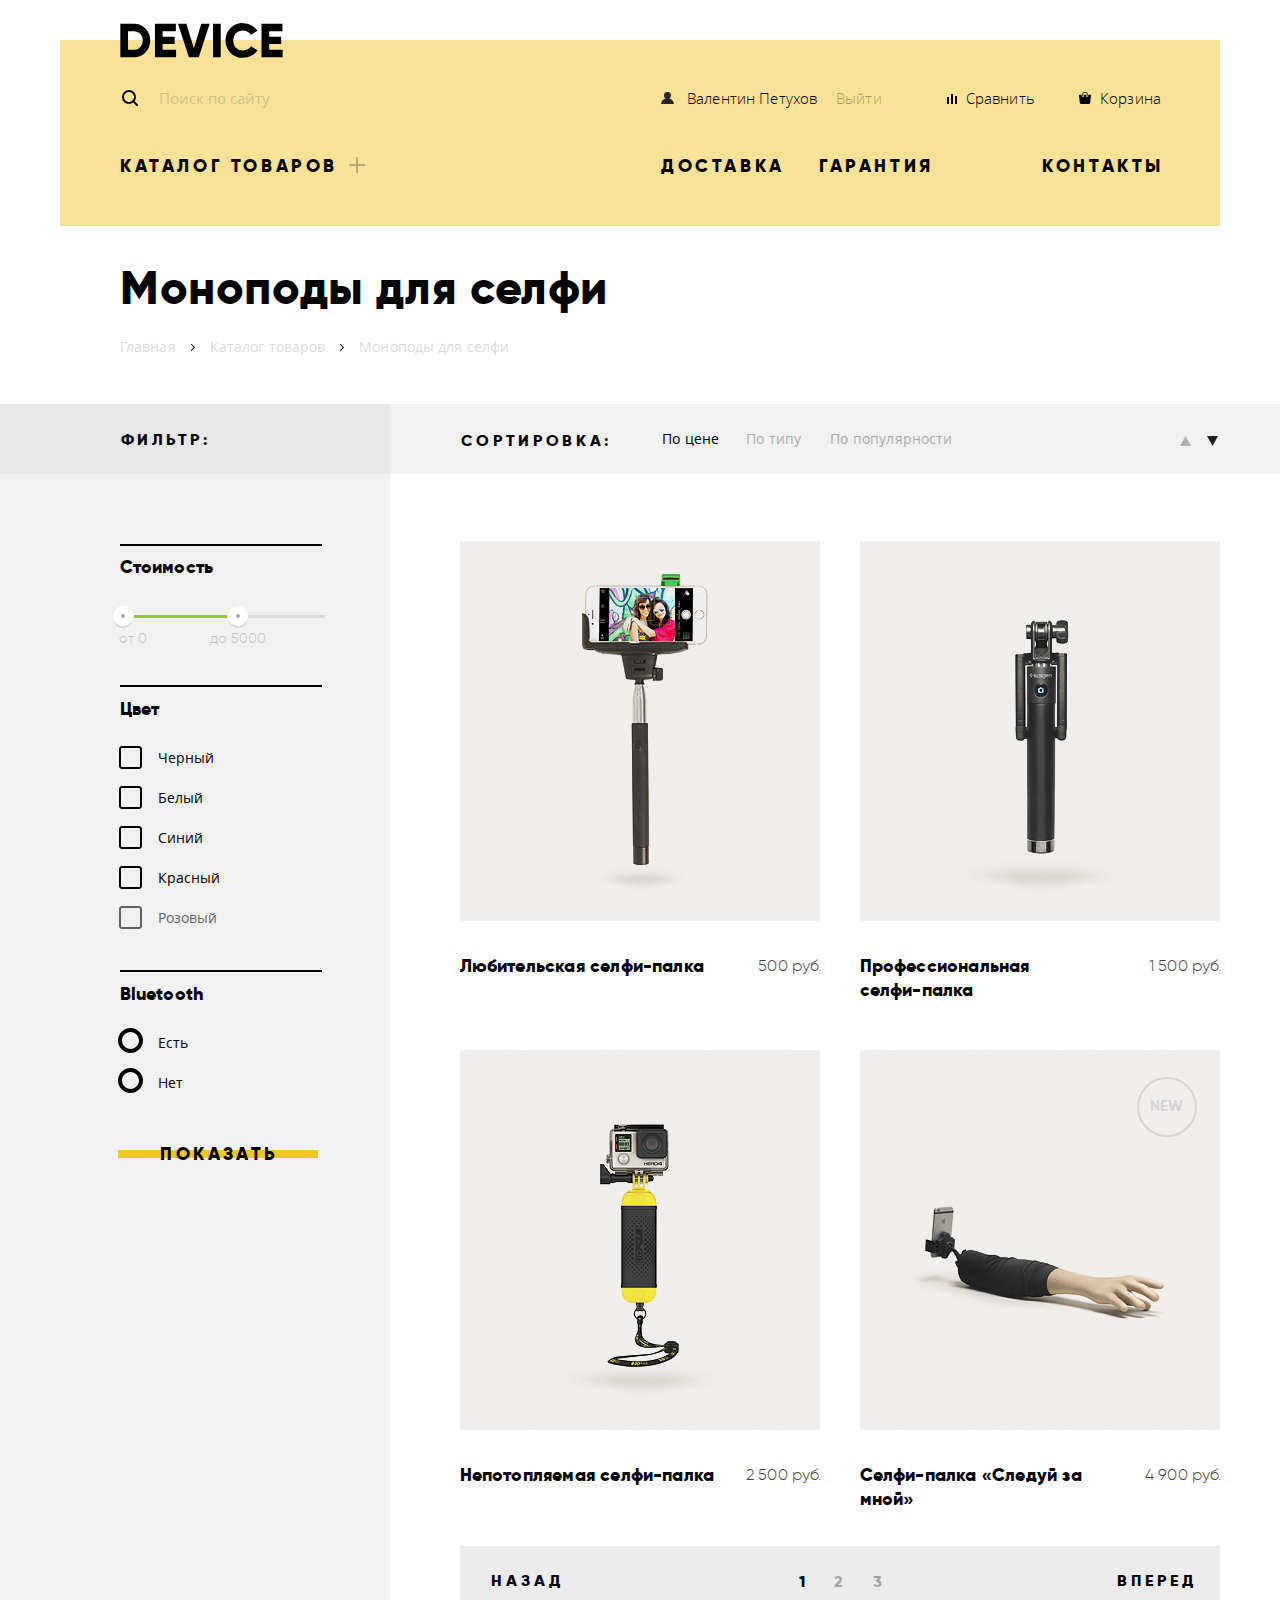
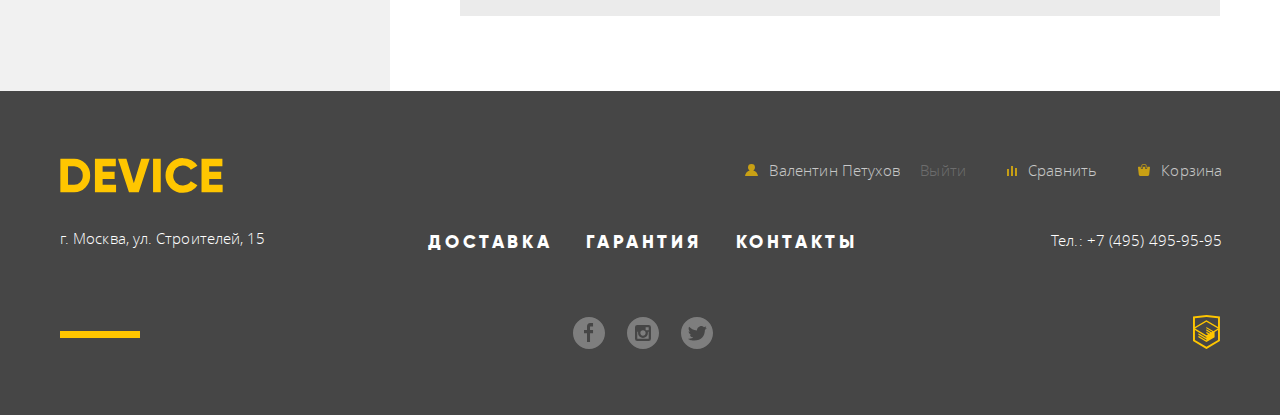
<file: catalog.html>
<!DOCTYPE html>
<html lang="ru">

<head>
  <meta charset="UTF-8">
  <meta name="viewport" content="width=device-width, initial-scale=1.0">
  <meta http-equiv="X-UA-Compatible" content="ie=edge">
  <link rel="stylesheet" href="css/normalize.css">
  <link rel="stylesheet" href="css/style.min.css">

  <title>Каталог</title>
</head>

<body class="inner_page">
    <header class="mail_header">
      <div class="container">

        <nav class="header_navigaton">
          <a href="index.html" class="header_logo">
            <img src="img/svg-device/logo-device.svg" alt="device" width="163" height="35">
          </a>
          <ul class="header_navigation_small_literal">
            <li class="search_small_litetal">
              <form class="search_form" action="https://echo.htmlacademy.ru" method="post">
                <label for="search" class="visually_hidden">Поиск по сайту</label>
                <input type="search" id="search" class="search_button_field" placeholder="Поиск по сайту">
                <button class="search_button" type="submit" name="button">Найти</button>
              </form>
            </li>
            <li class="right_side_small_catalog">
              <ul class="right_side_small_catalog">
                <li class="enter"><a href="#">Валентин Петухов</a></li>
                <li class="exit header_exit"><a href="#">Выйти</a></li>
                <li><a href="#" class="compare">Сравнить</a></li>
                <li><a class="cart" href="#">Корзина</a></li>
              </ul>
            </li>
          </ul>
          <div class="catalog_bolt_list">
            <ul class="header_navigaton_catalog">
              <li class="catalog_item">
                <a href="catalog.html" class="catalog_menu">Каталог товаров</a>
                <div class="hidden_index_wrapper hidden_wrapper">
                  <ul class="hidden_index hidden">
                    <li class="item_left"><a href="#">Виртуальная реальность</a></li>
                    <li class="item_left"><a href="catalog.html">Моноподы для селфи</a></li>
                    <li class="item_left_contr item_left"><a href="#">Экшн-камеры</a></li>
                    <li class="item_center"><a href="#">Фитнес-браслеты</a></li>
                    <li class="item_center item_center_contr"><a href="#">Умные часы</a></li>
                    <li class="item_right"><a href="#">Квадрокоптеры</a></li>
                  </ul>
                </div>
              </li>
            </ul>
            <ul class="header_navigaton_bolt_literal">
              <li><a href="#">Доставка</a></li>
              <li class="garant"><a href="#">Гарантия</a></li>
              <li class="contact"><a href="#">Контакты</a></li>
            </ul>
          </div>
        </nav>
      </div>
    </header>
    <main>
      <div class="container">
        <h2 class="monopods">Моноподы для селфи</h2>
        <div class="main_navigation">
          <ul class="main_navigation_list">
            <li><a href="index.html" class="main_navigation_list_bread">Главная</a></li>
            <li class="main_navigation_list_item"><a href="#" class="main_navigation_list_bread">Каталог товаров</a></li>
            <li class="main_navigation_list_item main_navigation_list_bread">Моноподы для селфи</li>
          </ul>
        </div>
      </div>
      <div class="catalog_wrapper">
        <section class="filter">
          <div class="width1">
            <h3 class="filter_title">Фильтр:</h3>
            <form class="filter_options" action="https://echo.htmlacademy.ru" method="post">
              <hr class="catalog_line">
              <h4 class="worth">Стоимость</h4>
              <button class="position" type="button" name="button" id="from"></button>
              <label class="from_button" for="from">от 0</label>
              <button class="position" type="button" name="button" id="till"></button>
              <label class="till_button" for="from">до 5000</label>

              <hr class="catalog_line">
              <fieldset class="color">
                <legend>Цвет</legend>
                <ul class="checkbox_filter">
                  <li class="filter_option">
                    <input type="checkbox" class="visually_hidden checkbox_condition" id="filter_option1">
                    <label class="filter_checkbox" for="filter_option1">Черный
                    </label>
                  </li>
                  <li class="filter_option">
                    <input type="checkbox" class="visually_hidden checkbox_condition" id="filter_option2">
                    <label class="filter_checkbox" for="filter_option2">Белый
                    </label>
                  </li>
                  <li class="filter_option">
                    <input type="checkbox" class="visually_hidden checkbox_condition" id="filter_option3">
                    <label class="filter_checkbox" for="filter_option3">Синий
                    </label>
                  </li>
                  <li class="filter_option">
                    <input type="checkbox" class="visually_hidden checkbox_condition" id="filter_option4">
                    <label class="filter_checkbox" for="filter_option4">Красный
                    </label>
                  </li>
                  <li class="filter_option">
                    <input type="checkbox" class="visually_hidden checkbox_condition" id="filter_option5" disabled>
                    <label class="filter_checkbox disabled" for="filter_option5">Розовый

                    </label>
                  </li>
                </ul>
                <hr class="catalog_line line_bluetooth">
              </fieldset>
              <fieldset class="bluetooth">
                <legend>Bluetooth</legend>
                <ul class="checkbox_filter">
                  <li class="groupe_item">
                    <label for="product_group1" class="filter_radio">
                      <input class="visually_hidden" type="radio" name="product" id="product_group1">
                      <span class="checkbox_indicator"></span>
                      Есть</label>
                  </li>
                  <li class="groupe_item">
                    <label for="product_group" class="filter_radio ">
                      <input class="visually_hidden" type="radio" name="product" id="product_group">
                      <span class="checkbox_indicator"></span>
                      Нет</label>
                  </li>
                </ul>
              </fieldset>
              <button type="submit" name="button" class="detail">Показать</button>
            </form>
          </div>
        </section>
        <section class="produrt">
          <div class="product_sort">
            <ul class="sort">
              <li class="sort_title">Сортировка:</li>
              <li><a href="#" class="active">По цене</a></li>
              <li><a href="#">По типу</a></li>
              <li><a href="#" class="sort_popular">По популярности</a></li>
            </ul>
            <ul class="sort_direction">
              <li class="sort_direction_up"><a href="#">вверх</a></li>
              <li class="sort_direction_down"><a href="#" class="active">вниз</a></li>
            </ul>
          </div>
          <div class="width2">
            <ul class="product_items">
              <li class="common_link">

                <p>
                  <img src="img/stick1.jpg" alt="Любительская селфи-палка" width="360" height="380">
                </p>
                <div class="product_buttons_wrapper">
                  <div class="hidden_product_buttons">
                    <a href="#" class="detail cart_button">
                      В корзину
                    </a>
                    <a href="#" class="comparison">
                      Добавить к сравнению
                    </a>
                  </div>
                </div>
                <div class="stick_discription">
                  <p><a href="amateur_stick.html">Любительская селфи-палка</a></p><span>500 руб.</span>
                </div>
              </li>
              <li class="common_link">
                <p>
                  <img src="img/stick2.jpg" alt="Профессиональная селфи-палка" width="360" height="380">
                </p>
                <div class="product_buttons_wrapper">
                  <div class="hidden_product_buttons">
                    <a href="#" class="detail cart_button">
                      В корзину
                    </a>
                    <a href="#" class="comparison">
                      Добавить к сравнению
                    </a>
                  </div>
                </div>
                <div class="stick_discription">
                  <p class="pro_stick"><a href="pro_srick.html">Профессиональная селфи-палка</a></p><span>1 500 руб.</span>
                </div>
              </li>
              <li class="common_link">

                <p>
                  <img src="img/stick3.jpg" alt="Непотопляемая селфи-палка" width="360" height="380">
                </p>
                <div class="product_buttons_wrapper">
                  <div class="hidden_product_buttons">
                    <a href="#" class="detail cart_button">
                      В корзину
                    </a>
                    <a href="#" class="comparison">
                      Добавить к сравнению
                    </a>
                  </div>
                </div>
                <div class="stick_discription">
                  <p><a href="waterproof_stick.html">Непотопляемая селфи-палка</a></p><span>2 500 руб.</span>
                </div>
              </li>
              <li class="common_link">
                <span class="new">new</span>

                <p class="new_fix">

                  <img src="img/stick4.jpg" alt="Селфи-палка «Следуй за мной» в виде руки, за которую можно держаться" width="360" height="380">
                </p>
                <div class="product_buttons_wrapper">
                  <div class="hidden_product_buttons">
                    <a href="#" class="detail cart_button">
                      В корзину
                    </a>
                    <a href="#" class="comparison">
                      Добавить к сравнению
                    </a>
                  </div>
                </div>
                <div class="stick_discription">
                  <p><a href="follow_stick.html">Селфи-палка «Следуй за мной»</a></p><span>4 900 руб.</span>
                </div>
              </li>
            </ul>
            <div class="catalog_pages">
              <a href="#" class="prev">Назад</a>
              <ul class="pages_numbers">
                <li><a href="#" class="active">1</a></li>
                <li><a href="#">2</a></li>
                <li><a href="#">3</a></li>
              </ul>
              <a href="#">Вперед</a>
            </div>
          </div>
        </section>
      </div>
  </main>
  <footer>
    <div class="container footer_wrapper">
      <div class="yellow_logo"><a href="index.html">
          <svg xmlns="http://www.w3.org/2000/svg" viewBox="0 0 164 35" width="163" height="35">
            <path
              d="m0.35 0.7v33.6h13.532a15.723 15.723 0 0 0 11.72-4.824 16.464 16.464 0 0 0 4.712-11.976 16.465 16.465 0 0 0-4.712-11.976 15.723 15.723 0 0 0-11.72-4.824zm7.733 26.208v-18.819h5.8a8.648 8.648 0 0 1 6.5 2.568 9.412 9.412 0 0 1 2.489 6.84 9.41 9.41 0 0 1-2.489 6.84 8.646 8.646 0 0 1-6.5 2.568h-5.8zm34.8-5.952h12.082v-7.3h-12.086v-5.567h13.291v-7.389h-21.024v33.6h21.265v-7.392h-13.532v-5.952zm36.343 13.344 11.019-33.6h-8.458l-7.491 24.72-7.491-24.72h-8.457l11.019 33.6zm14.4 0h7.733v-33.6h-7.733zm38.615-1.416a15.514 15.514 0 0 0 6.041-5.688l-6.67-3.84a7.488 7.488 0 0 1-3.165 3.024 9.874 9.874 0 0 1-4.664 1.1 9.594 9.594 0 0 1-7.177-2.736 9.907 9.907 0 0 1-2.682-7.248 9.908 9.908 0 0 1 2.682-7.248 9.594 9.594 0 0 1 7.177-2.736 9.914 9.914 0 0 1 4.64 1.08 7.6 7.6 0 0 1 3.189 3.048l6.67-3.84a15.881 15.881 0 0 0-6.09-5.688 17.419 17.419 0 0 0-8.409-2.088 17.12 17.12 0 0 0-17.592 17.472 17.12 17.12 0 0 0 17.589 17.476 17.519 17.519 0 0 0 8.458-2.088zm17.881-11.928h12.082v-7.3h-12.085v-5.567h13.29v-7.389h-21.022v33.6h21.264v-7.392h-13.532v-5.952z" />
          </svg>
        </a>
        <p>г. Москва, ул. Строителей, 15</p>
      </div>
      <div class="social_nav">
        <ul class="navigation_items">
          <li><a href="#">Доставка</a></li>
          <li><a href="#">Гарантия</a></li>
          <li><a href="#">Контакты</a></li>
        </ul>
        <ul class="social">
          <li><a href="#">
              <span class="visually_hidden">facebook</span>
              <svg xmlns="http://www.w3.org/2000/svg" width="32" height="32" viewBox="0 0 32 32">
                <path fill="#FFF" d="M16 0C7.164 0 0 7.163 0 16s7.164 16 16 16c8.837 0 16-7.164 16-16S24.837 0 16 0zm4.062 9.455h-3.021v3.444h3.021v3.445h-3.021v8.61H14.02v-8.61H11v-3.445h3.021V9.455c0-1.902 1.353-3.445 3.021-3.445h3.021v3.445z" />
              </svg>
            </a></li>
          <li><a href="#">
              <span class="visually_hidden">twitter</span>
              <svg xmlns="http://www.w3.org/2000/svg" width="32" height="32" viewBox="0 0 32 32">
                <g fill="#FFF">
                  <path d="M20.916 16a4.938 4.938 0 1 1-9.877 0c0-.394.051-.773.138-1.14h-.897v6.838h11.396V14.86h-.897c.086.367.137.746.137 1.14z" />
                  <path d="M15.978 18.659c1.466 0 2.659-1.193 2.659-2.659s-1.193-2.659-2.659-2.659c-1.466 0-2.659 1.193-2.659 2.659s1.192 2.659 2.659 2.659zM18.637 10.302h3.039v3.039h-3.039z" />
                  <path
                    d="M16 0C7.164 0 0 7.164 0 16c0 8.837 7.164 16 16 16 8.837 0 16-7.163 16-16 0-8.836-7.163-16-16-16zm7.955 21.698a2.285 2.285 0 0 1-2.279 2.279H10.279A2.285 2.285 0 0 1 8 21.698V10.302a2.286 2.286 0 0 1 2.279-2.279h11.396a2.286 2.286 0 0 1 2.279 2.279v11.396z" />
                </g>
              </svg>
            </a></li>
          <li><a href="#">
              <span class="visually_hidden">instagram</span>
              <svg xmlns="http://www.w3.org/2000/svg" width="32" height="32" viewBox="0 0 32 32">
                <path fill="#FFF"
                  d="M16 0C7.164 0 0 7.164 0 16c0 8.837 7.164 16 16 16 8.837 0 16-7.163 16-16 0-8.836-7.163-16-16-16zm7.944 12.809c-.251 6.516-3.463 10.832-10.992 10.702h-.486c-.447 0-4.543-.443-5.344-1.823 2.479.19 4.247-.406 5.12-1.136-1.048-.289-2.923-.461-3.251-2.848.384.104.618.221 1.299.113-1.307-.824-2.758-1.519-2.679-3.643.311.317 1.164.518 1.46.457-.768-.233-2.149-3.244-.974-4.781 1.984 1.79 4.075 3.482 7.804 3.643.227-2.214 1.24-3.699 3.168-4.325 1.84-.479 3.255.26 3.901 1.138.737-.224 1.453-.466 2.193-.685-.004.833-.569 1.463-.935 1.709.747.165 1.423-.475 1.423-.475-.184.963-1.094 1.725-1.707 1.954z" />
              </svg>
            </a></li>

        </ul>
      </div>
      <div class="footer_navigation">
        <ul class="footer_navigation_small_literal catalog_footer">
          <li class="catalog_footer_wraper"><a href="#" class="person_log">
              <svg xmlns="http://www.w3.org/2000/svg" width="13" height="12" viewBox="0 0 13 12">
                <path d="M.032 12h12.937c-.163-2.643-2.074-4.837-4.671-5.543a3.47 3.47 0 0 0 1.687-2.972 3.485 3.485 0 0 0-6.97 0c0 1.264.68 2.361 1.688 2.972C2.106 7.163.194 9.357.032 12z" />
              </svg>
              Валентин Петухов</a>
          </li>
          <li class="exit"><a href="#">Выйти</a>
          </li>
          <li><a href="#"><svg xmlns="http://www.w3.org/2000/svg" width="10" height="10" viewBox="0 0 10 10">
                <path d="M8 2h1.984v8H8zM0 3h1.984v7H0zM4 0h2v10H4z" /></svg>
              Сравнить</a></li>
          <li><a href="#"><svg xmlns="http://www.w3.org/2000/svg" width="12" height="12" viewBox="0 0 12 12">
                <path
                  d="M11.864 3.017a.429.429 0 0 0-.327-.154H9.225V4.09c0 .563-.484 1.022-1.08 1.022-.594 0-1.078-.458-1.078-1.022V2.863H4.909V4.09c0 .563-.485 1.022-1.08 1.022-.595 0-1.078-.458-1.078-1.022V2.863H.438a.43.43 0 0 0-.327.154.472.472 0 0 0-.108.358l.776 7.134c.015.806.642 1.455 1.411 1.455h7.595c.77 0 1.396-.649 1.411-1.455l.776-7.134a.476.476 0 0 0-.108-.358z" />
                <path
                  d="M3.829 4.499c.239 0 .433-.184.433-.409V1.84c0-.632.672-1.022 1.295-1.022h1.079c.655 0 1.078.401 1.078 1.022v2.25c0 .225.194.409.431.409.239 0 .433-.184.433-.409V1.84C8.577.773 7.761 0 6.636 0H5.557c-1.19 0-2.159.826-2.159 1.84v2.25c0 .225.194.409.431.409z" />
              </svg>
              Корзина</a></li>
        </ul>
        <p class="phone">Тел.: +7 (495) 495-95-95</p>
        <a class="developer" href="https://htmlacademy.ru/intensive/htmlcss">
          <svg class="academy_pic" xmlns="http://www.w3.org/2000/svg" width="26.943" height="34.09" viewBox="0 0 26.943 34.09">
            <path fill="#FFC600"
              d="M13.62.017L13.472 0 0 1.412v24.661l13.473 8.017 13.43-7.99.042-.025V1.412L13.62.017zm11.399 12.11L13.495 5.334l-.001-.104-.087.05-.088-.056v.109L1.925 12.118V3.147l11.548-1.212L25.02 3.147v8.98zm-11.614-5.34L24.923 13.5l-4.479 2.64-7.093-4.221-.014 1.415 5.904 3.513-.86.507-5.03-2.992-.014 1.415 3.827 2.275-.782.523-3.031-1.787-.014 1.413 1.853 1.091-1.8 1.081-11.356-6.751 11.371-6.835zm-11.48 8.34l11.411 6.791.016 1.044-7.942-4.728-.015 1.416 7.979 4.795.018 1.076-7.973-4.74-.013 1.414 8.021 4.822.046.025 8.143-4.872-.011-5.177 3.415-2.036v10.021L13.472 31.85 1.925 24.979v-9.852z" />
          </svg>
        </a>
      </div>
    </div>
  </footer>
</body>

</html>
</file>
<file: css/style.min.css>
@font-face{font-family:gilroy;src:url(../fonts/gilroylight-webfont.woff2) format("woff2"),url(../fonts/gilroylight-webfont.woff) format("woff");font-weight:300;font-style:normal}@font-face{font-family:gilroy;src:url(../fonts/gilroyextrabold-webfont.woff2) format("woff2"),url(../fonts/gilroyextrabold-webfont.woff) format("woff");font-weight:800;font-style:normal}@font-face{font-family:open_sans;src:url(../fonts/opensans-light-webfont.woff2) format("woff2"),url(../fonts/opensans-light-webfont.woff) format("woff");font-weight:300;font-style:normal}@font-face{font-family:open_sans;src:url(../fonts/opensans-regular-webfont.woff2) format("woff2"),url(/..fonts/opensans-regular-webfont.woff) format("woff");font-weight:400;font-style:normal}body{background-color:#fff;font-family:gilroy,Arial,sans-serif;font-size:15px;font-weight:800;line-height:30px;letter-spacing:.15px;color:#000;min-width:1200px}.inner_page{min-width:1200px}a{text-decoration:none}.visually_hidden,.visually_hidden:not(:focus):not(:active),input[type=checkbox].visually-hidden,input[type=radio].visually-hidden{position:absolute;width:1px;height:1px;margin:-1px;border:0;padding:0;white-space:nowrap;-webkit-clip-path:inset(100%);clip-path:inset(100%);clip:rect(0 0 0 0);overflow:hidden}.container{width:1160px;margin:0 auto}.mail_header{margin:0}.header_logo{width:163px;height:35px;position:relative;top:-17px}.header_navigaton{background-color:#f8e296;color:#000;margin-top:40px;padding-right:59px;padding-left:60px;padding-bottom:142px}.inner_page .header_navigaton{padding-bottom:28px}.inner_page .search_form{left:29px;top:-3px}.inner_page .search_form::before{left:-27px;top:10px}.header_navigaton ul{list-style:none;padding:0}.inner_page .header_navigation_small_literal{margin-bottom:15px;margin-top:-3px}.header_navigation_small_literal{display:-webkit-box;display:-ms-flexbox;display:flex;-webkit-box-pack:justify;-ms-flex-pack:justify;justify-content:space-between;padding:0;margin:0;margin-bottom:32px;margin-top:-2px}.right_side_small{width:500px;display:-webkit-box;display:-ms-flexbox;display:flex;justify-content:space-between}.right_side_small_catalog{width:500px;display:-webkit-box;display:-ms-flexbox;display:flex;-webkit-box-pack:justify;-ms-flex-pack:justify;justify-content:space-between;letter-spacing:.15px}.inner_page .catalog_bolt_list{display:-webkit-box;display:-ms-flexbox;display:flex;-webkit-box-pack:justify;-ms-flex-pack:justify;justify-content:space-between}.inner_page .header_navigaton_bolt_literal{width:500px}.inner_page .garant{margin-right:74px}.inner_page .contact{margin-right:-3px}.right_side_small li:nth-child(3){margin-left:40px}.right_side_small_catalog li:last-child{margin-left:42px}.enter{margin-right:auto}.header_exit{margin-right:84px}.enter a{position:relative;left:26px}.enter a:focus::before,.enter a:hover::before{opacity:.6}.enter a:active::before{opacity:.3}.enter a::before{content:"";position:absolute;width:13px;height:12px;background-image:url(../img/svg-device/user.svg);left:-26px;top:4px}.cart{position:relative;margin-left:23px}.cart::before{position:absolute;content:"";width:12px;height:12px;background-image:url(../img/svg-device/cart.svg);left:-21px;top:4px}.cart:hover::before{opacity:.6}.cart:active::before{opacity:.3}.compare{position:relative}.compare::before{position:absolute;content:"";height:10px;width:10px;background-image:url(../img/svg-device/compare.svg);top:6px;left:-19px}.compare:focus::before,.compare:hover::before{opacity:.6}.compare:active::before{opacity:.3}.right_side_bolt{padding:0;margin-right:0;width:500px;display:-webkit-box;display:-ms-flexbox;display:flex;-webkit-box-pack:end;-ms-flex-pack:end;justify-content:space-between}.header_navigaton_bolt_literal{padding-right:0;display:-webkit-box;display:-ms-flexbox;display:flex;-webkit-box-pack:justify;-ms-flex-pack:justify;justify-content:space-between}.catalog_item{position:relative}.catalog_item::before{position:absolute;content:"";background-image:url(../img/svg-device/plus.svg);width:16px;height:16px;right:-27px;top:4px;opacity:.3}.inner_page .catalog_item:hover::before{display:none}.inner_page .catalog_item::before{right:-27px}.hidden_wrapper{display:none;position:absolute;top:13px}.hidden_index_wrapper{top:30px;left:-50px;padding-left:50px;background-color:#f8e296;height:157px;width:1100px}.hidden li{margin-right:29px}.hidden{width:555px;margin-top:53px;background-color:#f8e296}.hidden_index{display:flex;flex-direction:column;flex-wrap:wrap;align-items:flex-start;width:600px;height:130px;margin-top:26px;background-color:#f8e296}.item_left a{text-transform:none}.hidden_index .item_right{margin-bottom:60px}.catalog_item:focus .hidden_wrapper,.catalog_item:hover .hidden_wrapper{display:block;z-index:77}.inner_page .hidden_wrapper{position:absolute;width:1160px;left:-59px;top:20px;background-color:#f8e296;padding-left:60px;padding-bottom:60px;-webkit-box-sizing:border-box;box-sizing:border-box}.right_side_bolt_contacts{margin-left:auto;margin-right:-3px}.right_side_bolt li:nth-child(1){margin-right:35px}.search_form{position:relative;left:37px}.search_button{position:absolute;visibility:hidden;top:-15px;left:318px;background-color:transparent;border:2px solid #000;border-bottom:none;padding:16px 18px;font-family:open_sansregular,Arial,sans-serif}.inner_page .search_button{top:-13px}.search_button_field:active~.search_button,.search_button_field:focus~.search_button{visibility:visible}.inner_page .search_button_field[placeholder]{padding:10px}.search_button:focus,.search_button:hover{background-color:#000;color:#fff}.search_button:active{color:#4c4c4c}.search_small_litetal label{font-family:open_sans,Arial,sans-serif;opacity:.3;color:#000;font-weight:400;line-height:30px;letter-spacing:.15px;-webkit-box-sizing:border-box;box-sizing:border-box}.search_small_litetal input[placeholder]{padding:10px;padding-top:7px;padding-right:100px;padding-left:2px;margin-bottom:3px}.search_small_litetal input[placeholder]:hover{opacity:.6}.search_small_litetal input[placeholder]:focus{-webkit-box-shadow:0 2px;box-shadow:0 2px;outline:0;width:403px;opacity:1;-webkit-box-sizing:border-box;box-sizing:border-box}.search_small_litetal input{color:#000;font-family:open_sans,Arial,sans-serif;background-color:transparent;border:none;font-size:15px;opacity:.3;position:relative}.search_form::before{position:absolute;content:"";width:16px;height:16px;left:-34px;top:7px;background-image:url(../img/svg-device/search.svg)}.main_header img:focus,.main_header img:hover{opacity:.6}.main_header img:active{opacity:.3}.header_navigation_small_literal a:focus,.header_navigation_small_literal a:hover,.header_navigaton_bolt_literal a:focus,.header_navigaton_bolt_literal a:hover,.header_navigaton_catalog a:focus,.header_navigaton_catalog a:hover{opacity:.6}.header_navigation_small_literal a:active,.header_navigaton_bolt_literal a:active,.header_navigaton_catalog a:active{opacity:.3}.header_navigation_small_literal a{font-family:open_sans,Arial,sans-serif;font-size:15px;font-weight:300;line-height:30px;color:#000;letter-spacing:.15px}.header_navigaton_bolt_literal a,.header_navigaton_catalog a{font-family:gilroy,Arial,sans-serif;font-size:18px;font-weight:800;line-height:24px;text-transform:uppercase;letter-spacing:3.6px;color:#000}.slaider_radio_list{padding:0;list-style:none}.promo_description_img{width:560px}.promo_description_text{width:481px;position:relative;top:-123px}.promo_description_text::before{position:absolute}.promo_radio{visibility:hidden}.promo_description_item{display:-webkit-flex;display:-ms-flex;display:flex}.slaider_radio_list .promo_indicator{position:relative;-webkit-box-sizing:border-box;box-sizing:border-box}.promo_radio~label::before{position:absolute;content:"";width:10px;height:10px;left:904px;top:197px;border-radius:50%;border:1px solid #000;background-color:#fff;z-index:999;box-shadow:inset 0 0 0 2px #fff,inset 0 0 0 1px #000}.promo_radio:checked+label::before{position:absolute;content:"";width:10px;height:10px;border-radius:50%;background-color:#fff;box-shadow:inset 0 0 0 3px #fff,inset 0 0 0 4px #000}.promo_radio~.promo_1_indicator::before{left:983px;top:195px}.promo_radio~.promo_2_indicator::before{left:999px;top:195px}.promo_radio~.promo_3_indicator::before{left:1019px;top:195px}.promo_description{position:relative;list-style:none}.promo_description::after{position:absolute;content:"";background-color:#fff;width:100px;height:7px;top:-117px;left:598px}.slide_img{position:absolute;bottom:152px;left:90px}.slide_img2{top:-143px;left:116px}.slide_img3{top:-90px;left:30px}.slade_name{line-height:56px;color:#000;font-family:gilroy,Arial,sans-serif;font-size:47px;font-weight:800;letter-spacing:.6px;padding:0}.promo_description_item1 .slade_description{width:483px;padding:0;letter-spacing:.15px}.promo_description_item1 .slider_characteristic{-webkit-box-pack:justify;-ms-flex-pack:justify;justify-content:space-between;width:472px}.promo_description_item2 .slade_description{letter-spacing:.17px;width:459px;margin-top:-28px}.promo_description_item3 .slade_name{width:507px;padding:0;letter-spacing:.73px}.promo_description_item1,.promo_description_item2,.promo_description_item3{position:fixed;left:-10000px}#promo_1:checked~.promo_description .promo_description_item1,#promo_2:checked~.promo_description .promo_description_item2,#promo_3:checked~.promo_description .promo_description_item3{position:static;margin-bottom:-79px}.slade_description{width:470px;margin:0;margin-top:-29px;padding:0;color:#464646;font-family:open_sans,Arial,sans-serif;font-size:15px;font-weight:300;line-height:30px;letter-spacing:.18px}.slide_number{position:absolute;top:-167px;right:48px;color:#fff;font-family:gilroy,Arial,sans-serif;font-size:179px;font-weight:800;line-height:179.2px;letter-spacing:.36px}.promo_description .detail{top:51px;left:18px;letter-spacing:3.8px;font-weight:800}.promo_description .detail::after{left:-42px;width:220px}.slaider_table{margin-top:100px;border-spacing:0;width:430px;-webkit-box-sizing:border-box;box-sizing:border-box}.slaider_table tr{display:-webkit-box;display:-ms-flexbox;display:flex;-webkit-box-pack:justify;-ms-flex-pack:justify;justify-content:space-between}.slaider_table tr:first-child{color:#000;font-family:open_sansligh,Arial,sans-serif;font-size:36px;font-weight:300;line-height:48px;letter-spacing:.36px}.slaider_table tr:last-child{color:#464646;font-family:open_sans,Arial,sans-serif;font-size:13px;font-weight:400;line-height:20px;letter-spacing:.13px;text-align:left}.slider_characteristic{display:-webkit-box;display:-ms-flexbox;display:flex;-webkit-box-pack:start;-ms-flex-pack:start;justify-content:flex-start;color:#000;font-family:gilroy,Arial,sans-serif;font-size:36px;font-weight:300;line-height:48px;letter-spacing:.36px;margin-top:67px}.characteristic_item{display:-webkit-box;display:-ms-flexbox;display:flex;-ms-flex-direction:column;-webkit-box-orient:vertical;-webkit-box-direction:normal;flex-direction:column;padding-right:43px}.characteristic_item span{color:#464646;font-family:open_sans,Arial,sans-serif;font-size:13px;font-weight:400;line-height:20px;letter-spacing:.13px;margin-top:7px}.popular_list{margin:0;margin-bottom:130px;margin-top:34px;padding:0;display:-webkit-box;display:-ms-flexbox;display:flex;-webkit-box-pack:justify;-ms-flex-pack:justify;justify-content:space-between;list-style:none}.popular_name{width:160px}.popular_list a{display:block}.popular_list_img{background-color:#f8e296;width:160px;height:160px;margin-bottom:33px;display:flex;justify-content:center;align-items:center}.popular_list a:focus .popular_list_img,.popular_list a:hover .popular_list_img{background-color:#f0c52e}.popular_list a:active .popular_list_img{background-color:#f0c52e}.popular_list a:active svg{opacity:.3}.popular_name{display:-webkit-box;display:-ms-flexbox;display:flex;top:194px;left:1px;color:#000;font-family:gilroy,Arial,sans-serif;font-size:18px;font-weight:800;line-height:24px;letter-spacing:.2px}.popular_list_item1 .popular_name{width:130px;letter-spacing:.5px}.popular_list_item2 svg{transform:translateY(20px) translateX(1px)}.popular_list_item2 .popular_name{width:93px}.popular_list_item3 svg{transform:translateY(2px) translateX(5px)}.popular_list_item4 svg{transform:translateY(3px) translateX(4px)}.popular_list_item5 svg{transform:translateY(2px) translateX(4px)}.popular_list_item6 svg{transform:translateY(3px) translateX(1px)}.service{width:100%;min-width:1000px;background-color:#e5e5e5;margin-top:179px}.service_wrapper{position:relative;padding-left:0}.service label{position:absolute;letter-spacing:4.12px;padding-right:260px;padding-left:18px;padding-top:9px;padding-bottom:9px;width:278px;-webkit-box-sizing:border-box;box-sizing:border-box}.service .detail{left:-24px}.service_indicator1{top:-18px}.service_indicator2{top:47px}.service_wrapper .service_indicator2{padding-left:25px;letter-spacing:3.6px;padding-right:0}.service_wrapper .service_indicator3{top:111px;right:-30px;padding-left:37px;letter-spacing:4px;padding-right:10px}.service .detail::after{width:160px;top:16px;left:0}.service_radio:checked+.detail::after{background-color:transparent;-webkit-transition-delay:-1s;-o-transition-delay:-1s;transition-delay:-1s}.service_radio:checked+label{background-color:#000;color:#f7e184}.service_description{position:relative;width:924px;left:251px;top:-22px;margin:0;margin-bottom:96px;list-style:none;padding-bottom:107px;padding-left:151px;-webkit-box-sizing:border-box;box-sizing:border-box}.service_description::before{position:absolute;content:"";width:7px;height:319px;background-color:#000;left:27px;top:-75px}.service_item_description1::after{position:absolute;content:"";background-image:url(../img/delivery.png);background-repeat:no-repeat;right:15px;top:10px;width:200px;height:200px}.service_item_description2::after{position:absolute;content:"";right:29px;top:-13px;width:200px;height:200px;background-image:url(../img/warranty.png);background-repeat:no-repeat}.service_item_description3::after{position:absolute;content:"";right:72px;top:-22px;width:200px;height:200px;background-image:url(../img/credit.png);background-repeat:no-repeat;background-position:74%}.service_item_description{position:fixed;left:-1000px}.service_item_description h3{color:#000;font-family:gilroy,Arial,sans-serif;font-size:47px;font-weight:800;line-height:48px;letter-spacing:.9px;margin-bottom:29px}.service_item_description p{width:450px;color:#464646;font-family:open_sans,Arial,sans-serif;font-size:15px;font-weight:300;line-height:30px;letter-spacing:.25px}.service_item_description2 p{width:440px;color:#464646;font-family:open_sans,Arial,sans-serif;font-size:15px;font-weight:300;line-height:30px;letter-spacing:.21px;padding:0}.service_item_description2 span{letter-spacing:.1px}.service_item_description3 p{letter-spacing:.29px;width:442px}.service_item_description3 span{letter-spacing:.19px}#service_radio1:checked~.service_description .service_item_description1,#service_radio2:checked~.service_description .service_item_description2,#service_radio3:checked~.service_description .service_item_description3{position:static}#service_radio2:checked~.service_indicator2{padding-left:30px}#service_radio3:checked~.service_indicator3{padding-left:42px}.partners{-webkit-box-sizing:border-box;box-sizing:border-box;margin-bottom:106px}.partners_list{list-style:none;display:-webkit-box;display:-ms-flexbox;display:flex;-webkit-box-pack:justify;-ms-flex-pack:justify;justify-content:space-between;padding:0;margin:0}.partners_list a{display:block;background-position:center;width:260px;height:100px;padding:0}.partners_link{position:relative}.partners_link img:last-child{position:absolute;top:0;left:0}.colorful_logo{display:none}.partners_link:hover .colorful_logo{display:block}.container .monopods{margin-bottom:22px;padding-left:60px;letter-spacing:.61px}.main_navigation_list{display:-webkit-box;display:-ms-flexbox;display:flex;justify-content:flex-start;padding:0;padding-left:60px;margin:0;margin-bottom:40px;font-family:open_sans,Arial,sans-serif;letter-spacing:.17px}.main_navigation_list_bread{margin-right:34px;letter-spacing:.1px;color:#dbdbdb}.main_navigation_list_bread:focus,.main_navigation_list_bread:hover{color:#989898}.main_navigation_list_bread:active{color:#000}.main_navigation_list_item{position:relative}.main_navigation_list_item::before{position:absolute;content:"";left:-19px;top:9px;width:4px;height:7px;background-image:url(../img/svg-device/nav-arrow.svg);opacity:1}.catalog_wrapper{position:relative;width:100%;display:flex}.width1{width:340px;margin-left:auto}.width2{width:500px;margin-right:auto;margin-top:-27px}.filter,.produrt{position:relative;flex-grow:1}.filter::before{display:block;position:absolute;top:15px;left:0;right:0;content:"";height:100%;z-index:-1;background-color:#dbdbdb;opacity:.4}.catalog_wrapper::after{position:absolute;content:"";top:5px;left:0;right:0;width:100%;height:70px;background-color:#dbdbdb;opacity:.4;z-index:-2000}.container_columns{display:-webkit-box;display:-ms-flexbox;display:flex;-webkit-box-pack:justify;-ms-flex-pack:justify;justify-content:space-between}.filter{margin-left:auto;margin-right:80px}#from,#till{position:relative;top:0;width:20px;height:22px;background-image:url(../img/svg-device/filter-button.svg);content:""}#till{left:18px;z-index:900}#till::before{position:absolute;content:"";width:93px;height:3px;background-color:#91c92f;left:-94px;top:9px;z-index:899}#till::after{position:absolute;content:"";width:77px;height:3px;background-color:#dbdbdb;left:20px;top:9px;z-index:879}#from{left:-7px}.from_button,.till_button{position:relative;top:16px;left:-25px;width:54px;height:12px;opacity:.2;color:#000;font-family:gilroy,Arial,sans-serif;font-size:14px;font-weight:300;line-height:24px}.from_button{margin-right:34px}.filter_title{margin-left:71px;margin-top:39px;z-index:1000;color:#000;font-family:gilroy,Arial,sans-serif;font-size:16px;font-weight:800;line-height:24px;text-transform:uppercase;letter-spacing:3.5px}input[type=range]{margin-top:50px}fieldset{border:transparent;width:270px;-webkit-box-sizing:border-box;box-sizing:border-box}.filter_options{padding-left:70px;margin-top:92px}.filter_checkbox{position:relative;cursor:pointer;padding-left:38px;letter-spacing:6px}.checkbox_condition+label::before{position:absolute;content:"";top:-2px;left:-1px;width:23px;height:23px;background-image:url(../img/svg-device/checkbox-off.svg)}.checkbox_condition:disabled+label{opacity:.6}.checkbox_condition:checked+label::before{position:absolute;content:"";top:-2px;left:-1px;width:25px;height:23px;background-image:url(../img/svg-device/checkbox-on.svg)}.checkbox_filter{margin:0;padding-left:0}.color{margin:0;margin-top:10px;padding:0;margin-bottom:17px}.filter legend{color:#000;font-family:gilroy,Arial,sans-serif;font-size:18px;font-weight:800;line-height:24px;letter-spacing:.18px;margin-bottom:17px;margin-top:0}.bluetooth{padding:0;margin-left:0;margin-bottom:40px}.filter_radio{position:relative;cursor:pointer;padding-left:38px}.filter_radio input[type=radio]+.checkbox_indicator{position:absolute;content:"";height:25px;width:25px;left:0;top:0;background-image:url(../img/svg-device/radio-off.svg)}.filter_radio input[type=radio]:checked+.checkbox_indicator::after{position:absolute;content:"";height:25px;width:25px;left:0;top:0;background-image:url(../img/svg-device/radio-on.svg)}.filter_options .detail{right:40px;top:-2px;padding:0;letter-spacing:3.4px;font-weight:800}.filter_options .detail::after{top:8px;left:13px;width:200px}.produrt{width:761px;margin-top:145px}.product_sort{display:flex;justify-content:space-between;width:761px;margin-left:-11px}.sort_direction{list-style:none;display:-webkit-flex;display:-ms-flex;display:flex;width:100px;justify-content:space-between;margin-top:-114px;margin-bottom:108px}.sort{display:-ms-flex;display:-webkit-box;display:-ms-flexbox;display:flex;list-style:none;padding:0;margin:0;margin-top:-114px;margin-bottom:97px;position:relative}.product_sort a{color:#000;opacity:.3}.sort_popular{margin-left:2px}.product_sort a:focus,.product_sort a:hover{opacity:.6}.sort a:active{opacity:1}.sort_direction_up a{position:relative;color:transparent}.sort_direction_up a::after{position:absolute;content:"";top:0;left:60px;width:11px;height:10px;background-image:url(../img/svg-device/icon-up-dir.svg)}.sort_direction_down a{position:relative;color:transparent}.sort_direction_down a::after{position:absolute;content:"";left:21px;top:0;width:11px;height:10px;background-image:url(../img/svg-device/icon-down-dir.svg)}.sort .sort_title{color:#000;font-family:gilroy,Arial,sans-serif;font-size:16px;font-weight:800;line-height:24px;text-transform:uppercase;letter-spacing:3.7px;margin-top:-1px;margin-left:2px;margin-right:50px}.pages_numbers .active,.product_sort .active{opacity:1}.sort li{color:#000;font-family:open_sans,Arial,sans-serif;font-size:14px;font-weight:400;line-height:18px;margin-right:27px}.product_items{display:-webkit-box;display:-ms-flexbox;display:flex;-webkit-box-pack:justify;-ms-flex-pack:justify;justify-content:space-between;-ms-flex-wrap:wrap;flex-wrap:wrap;width:760px;margin:0;margin-left:-8px;padding:0}.product_items li{position:relative;margin-bottom:12px}.product_items p:first-child{margin-top:0}.company_description{background-color:#fff}.company_description_container{display:-webkit-box;display:-ms-flexbox;display:flex;-webkit-box-pack:justify;-ms-flex-pack:justify;justify-content:space-between;margin-bottom:87px}.company_description_container h2{padding:0;margin-bottom:42px}.about{padding:0;width:462px}.about h2{position:relative}.about h2::before{position:absolute;content:"";left:0;top:-52px;width:80px;height:7px;background-color:#000}.about .first_paragraph{font-family:"open_sans"Arial,sans-serif;font-weight:300;margin-bottom:30px;padding:0;white-space:normal;word-spacing:normal;letter-spacing:.18px}.about .second_paragraph{width:462px;margin:0;margin-bottom:37px;font-family:"open_sans"Arial,sans-serif;font-weight:300;line-height:30px;padding:0;white-space:pre;position:relative}.contacts{width:560px;padding:0}.contacts h2{position:relative}.contacts h2::before{position:absolute;content:"";left:0;top:-52px;width:80px;height:7px;background-color:#000}.contacts p{margin-bottom:40px}.company_description h2{color:#000;font-family:gilroy,Arial,sans-serif;font-size:47px;font-weight:800;line-height:48px;letter-spacing:.21px}.map .map_picture{margin-bottom:65px}.company_description p{color:#464646;font-family:open_sans,Arial,sans-serif;font-size:15px;font-weight:300;line-height:30px}.transport_company{color:#000;font-size:16px;font-weight:800;line-height:40px;padding:0;margin:0;margin-bottom:60px;list-style:none}.transport_company li{position:relative;left:36px;bottom:2px}.transport_company li::before{position:absolute;left:-34px;top:17px;content:"";border-radius:50%;border:1px solid #e5e5e5;height:5px;width:5px}.yellow{font-family:gilroy,Arial,sans-serif;font-size:18px;font-weight:800;line-height:24px;text-transform:uppercase;width:178px}.yellow a{color:#000}.detail{position:relative;z-index:60;width:230px;color:#000;font-size:18px;font-weight:800;line-height:24px;text-transform:uppercase;letter-spacing:2.15px;margin-left:25px;letter-spacing:3.5px}.detail::after{position:absolute;content:"";width:260px;height:8px;background-color:#f0c52e;top:5px;left:-25px;z-index:-59}.yellow a:active{opacity:.3}.write_us{position:relative;z-index:60;width:220px;color:#000;font-size:18px;font-weight:800;line-height:24px;text-transform:uppercase;letter-spacing:2.15px;margin-left:21px;letter-spacing:3.6px}.write_us::after{position:absolute;content:"";width:238px;height:8px;background-color:#f0c52e;top:5px;left:-19px;z-index:-59}.detail:focus::after,.detail:hover::after,.write_us:focus::after,.write_us:hover::after{-webkit-transform:scaleY(4);-ms-transform:scaleY(4);transform:scaleY(4);-webkit-transition-duration:.4s;-o-transition-duration:.4s;transition-duration:.4s}.detail:active a,.write_us:active a{opacity:.3}footer{background-color:#464646;background-repeat:repeat-y;height:100%;color:#fff;padding-bottom:40px}footer a{color:#fff}footer p{color:#fff;font-family:open_sans,Arial,sans-serif;font-size:15px;font-weight:300;line-height:30px}.navigation_items{display:-webkit-box;display:-ms-flexbox;display:flex;width:429px;-webkit-box-pack:justify;-ms-flex-pack:justify;justify-content:space-between;margin-top:135px}.inner_page .navigation_items{margin-top:137px}.social{display:-webkit-box;display:-ms-flexbox;display:flex;-webkit-box-pack:justify;-ms-flex-pack:justify;justify-content:space-between;width:140px;margin-top:43px}.footer_navigation{display:-webkit-box;display:-ms-flexbox;display:flex;-webkit-box-orient:vertical;-webkit-box-direction:normal;-ms-flex-direction:column;flex-direction:column;-webkit-box-pack:justify;-ms-flex-pack:justify;justify-content:space-between;-webkit-box-align:end;-ms-flex-align:end;align-items:flex-end;height:262px}.footer_navigation p{letter-spacing:.09px;margin-right:14px}.footer_navigation .phone{margin-top:19px;margin-right:12px}.footer_navigation_small_literal li svg{fill:#ffc600;margin-right:7px}.footer_navigation_small_literal{display:-webkit-box;display:-ms-flexbox;display:flex;-webkit-box-pack:justify;-ms-flex-pack:justify;justify-content:space-between;width:338px;margin-top:63px;margin-left:2px}.inner_page .footer_navigation{width:377px}.inner_page .catalog_footer{width:351px}.footer_navigation_small_literal li:last-child{margin-right:12px}.social_nav{display:-webkit-box;display:-ms-flexbox;display:flex;-webkit-box-orient:vertical;-webkit-box-direction:normal;-ms-flex-direction:column;flex-direction:column;-webkit-box-align:center;-ms-flex-align:center;align-items:center;margin-left:123px}.navigation_items a{font-family:gilroy,Arial,sans-serif;font-size:18px;font-weight:800;line-height:24px;text-transform:uppercase;letter-spacing:3.6px}.navigation_items a:focus,.navigation_items a:hover{opacity:.6}.footer_navigation_small_literal a:active,.navigation_items a:active{opacity:.3}.social{text-align:center}.social a{opacity:.3}.social a:focus,.social a:hover{opacity:.6}.social a:active{opacity:.1}.footer_navigation_small_literal,.navigation_items,.social{list-style:none}.footer_wrapper{display:-webkit-box;display:-ms-flexbox;display:flex;-webkit-box-pack:justify;-ms-flex-pack:justify;justify-content:space-between}.developer{margin-top:40px;margin-right:3px;margin-bottom:-1px}.developer svg{margin-right:11px;margin-bottom:-3px}.developer .academy_pic{margin-bottom:-5px}.developer:focus,.developer:hover{opacity:.6}.developer:active{opacity:.3}.yellow_logo{color:#ffc600;margin-top:66px}.yellow_logo p{position:relative;white-space:nowrap;margin-top:19px;letter-spacing:.08px}.yellow_logo p::after{position:absolute;content:"";width:80px;height:7px;left:0;bottom:-85px;background-color:#ffc600}.yellow_logo svg{fill:#ffc600}.yellow_logo svg:focus,.yellow_logo svg:hover{opacity:.6}.yellow_logo svg:active{opacity:.3}.footer_navigation_small_literal{color:#fff;font-family:open_sans,Arial,sans-serif;font-size:15px;font-weight:300;line-height:30px;letter-spacing:.15px}.catalog_footer{position:relative;width:400px}.catalog_footer li{margin-right:0;padding-left:0}.catalog_footer_wraper .person_log{left:-98px;position:absolute;display:block}.catalog_footer_wraper{display:flex;justify-content:space-between}.exit{opacity:.3;margin-left:-4px}.footer_navigation_small_literal a:link{opacity:.7}.footer_navigation_small_literal a:focus,.footer_navigation_small_literal a:hover{opacity:1}.footer_navigation_small_literal a:active{opacity:.3}.hidden a{color:#000;font-family:open_sans,Arial,sans-serif;font-size:15px;font-weight:400;line-height:36px;letter-spacing:.15px;text-transform:none}main h2{color:#000;font-size:47px;font-weight:800;line-height:48px;letter-spacing:.17px}.main_navigation ul{list-style:none}.main_navigation{color:#000;font-family:open_sans,Arial,sans-serif;font-size:14px;font-weight:400;line-height:24px;letter-spacing:.14px}.inner_page footer{padding-top:1px}.filter{margin-top:-10px}.filter_options button{color:#000;font-family:gilroy,Arial,sans-serif;font-size:18px;font-weight:800;text-transform:uppercase;letter-spacing:2.15px;background-color:transparent;border:none}.catalog_line{margin-right:68px;left:0;display:block;height:2px;border:0;background:#000;margin-top:47px;margin-bottom:9px}.line_bluetooth{margin-top:32px;margin-bottom:-7px}.checkbox_indicator{margin-top:-5px;margin-left:-2px}.checkbox_filter{list-style:none}.checkbox_filter li:disabled{color:#a6a6a6}.checkbox_filter label{color:#000;font-family:open_sans,Arial,sans-serif;font-size:14px;font-weight:400;line-height:40px;letter-spacing:.1px}.worth{color:#000;font-family:gilroy,Arial,sans-serif;font-size:18px;font-weight:800;line-height:24px;letter-spacing:.18px;margin-bottom:27px;margin-top:0}.product_items{list-style:none;margin-top:-7px}.pro_stick{max-width:182px}.stick_discription span{padding-left:15px}.stick_discription a{color:#000;cursor:pointer}.product_items img{background-color:#eee}.common_link p{margin-top:0}.common_link .new{position:absolute;display:flex;justify-content:center;align-items:center;width:56px;height:56px;border:2px solid #000;opacity:.1;border-radius:50%;top:27px;left:275px;color:#000;font-family:gilroy,Arial,sans-serif;font-size:15px;font-weight:800;line-height:24px;text-transform:uppercase;letter-spacing:.25px}.new_fix{margin-top:0}.common_link:hover .product_buttons_wrapper{z-index:800;opacity:1.9}.product_items :hover img{opacity:.6}.product_buttons_wrapper{position:absolute;z-index:-200;margin:auto;top:180px;left:0;right:4px}.product_items img:hover .product_buttons_wrapper{display:block}.hidden_product_buttons{display:-ms-flex;display:-webkit-box;display:-ms-flexbox;display:flex;-webkit-box-orient:vertical;-webkit-box-direction:normal;-ms-flex-direction:column;flex-direction:column;-webkit-box-align:center;-ms-flex-align:center;align-items:center}.hidden_product_buttons .cart_button{display:block;border:none;text-align:center;letter-spacing:3.19px;margin:0;margin-bottom:12px;padding:0}.cart_button:focus{outline:0}.cart_button:active{color:#a88a20}.hidden_product_buttons .detail::after{width:200px;left:18px;top:7px}.comparison{background-color:transparent;border:none;cursor:pointer;opacity:.5;color:#000;font-size:13px;font-weight:400;line-height:36px;letter-spacing:.13px;text-align:center;font-family:open_sans,Arial,sans-serif}.comparison:focus,.comparison:hover{opacity:1;outline:0}.comparison:active{opacity:.2}.stick_discription{display:-webkit-box;display:-ms-flexbox;display:flex;-webkit-box-sizing:border-box;box-sizing:border-box;-webkit-box-pack:justify;-ms-flex-pack:justify;justify-content:space-between;width:360px;margin-top:27px;margin-bottom:18px;word-break:keep-all}.product_items p{color:#000;font-family:gilroy,Arial,sans-serif;font-size:18px;font-weight:800;line-height:24px;letter-spacing:.19px;margin-left:-2px}.product_items span{color:#464646;white-space:nowrap;font-family:gilroy,Arial,sans-serif;font-size:16px;font-weight:300;line-height:24px;letter-spacing:.16px}.catalog_pages{width:760px;display:-webkit-box;display:-ms-flexbox;display:flex;-webkit-box-pack:justify;-ms-flex-pack:justify;justify-content:space-between;-webkit-box-align:center;-ms-flex-align:center;align-items:center;background-color:#ebebeb;margin-top:-13px;margin-bottom:75px;margin-left:-10px;-webkit-box-sizing:border-box;box-sizing:border-box}.catalog_pages>a{display:-webkit-box;display:-ms-flexbox;display:flex;-webkit-box-pack:center;-ms-flex-pack:center;justify-content:center;-webkit-box-align:center;-ms-flex-align:center;align-items:center;width:126px;color:#000;font-family:gilroy,Arial,sans-serif;font-size:16px;font-weight:800;line-height:24px;text-transform:uppercase;letter-spacing:4px;padding:23px 0 23px 5px}.catalog_pages>a:active{background-color:#d8d8d8;color:#979797}.catalog_pages>a:focus,.catalog_pages>a:hover{background-color:#d8d8d8}.pages_numbers{list-style:none;display:-webkit-box;display:-ms-flexbox;display:flex;-webkit-box-pack:justify;-ms-flex-pack:justify;justify-content:space-between;width:86px;padding:0;margin:0}.pages_numbers a{display:block;margin-top:2px;margin-left:2px;color:#000;font-family:gilroy,Arial,sans-serif;font-size:16px;font-weight:800;line-height:24px;text-transform:uppercase;opacity:.3;color:#000}.pages_numbers a:focus,.pages_numbers a:hover{opacity:.6;color:#000}.pages_numbers a:active{opacity:1}.footer_navigation_small_literal span{opacity:.3}.header_navigation_small_literal span{opacity:.3}.modal{visibility:hidden;margin:0 auto;width:960px;padding:22px 22px 92px 100px;-webkit-box-shadow:0 10px 20px rgba(4,6,6,.2);box-shadow:0 10px 20px rgba(4,6,6,.2)}@keyframes identifier{0%{transform:translateY(-2000px)}70%{transform:translateY(30px)}100%{transform:translateY(0)}}.modal_show{visibility:visible;animation-name:identifier;animation-duration:1s}.modal_login{position:fixed;left:50%;top:50%;margin-top:-277px;margin-left:-480px;width:960px;min-height:554px;z-index:1000;background:#fff;box-sizing:border-box}.modal_login_form{display:-webkit-box;display:-ms-flexbox;display:flex;-webkit-box-orient:vertical;-webkit-box-direction:normal;-ms-flex-direction:column;flex-direction:column}.user_wrapper{display:-webkit-box;display:-ms-flexbox;display:flex;width:762px;-ms-flex-wrap:wrap;flex-wrap:wrap}.user_wrapper p{display:-webkit-box;display:-ms-flexbox;display:flex;-webkit-box-orient:vertical;-webkit-box-direction:normal;-ms-flex-direction:column;flex-direction:column}.user_wrapper p:first-child{margin-right:40px}.user_wrapper input{width:360px;-webkit-box-sizing:border-box;box-sizing:border-box;padding-top:15px;padding-left:20px;padding-bottom:18px;background-color:#e5e5e5;opacity:.5;border:none;font-family:open_sans,Arial,sans-serif}.user_wrapper textarea{width:740px;padding-top:15px;padding-left:20px;padding-bottom:18px;background-color:#e5e5e5;opacity:.5;border:none;font-family:open_sans,Arial,sans-serif;margin-right:0}.user_wrapper input:hover,.user_wrapper textarea:hover{opacity:.8}.user_wrapper input:focus,.user_wrapper textarea:focus{outline:0;background-color:transparent;-webkit-box-shadow:inset 0 0 0 3px #f0c52e;box-shadow:inset 0 0 0 3px #f0c52e}.user_wrapper input:invalid{background-color:#edb5b5;opacity:.5;border:none;-webkit-box-shadow:none;box-shadow:none}.modal_close{position:relative;border:none;background:url(../img/svg-device/modal-close.svg);width:55px;height:55px;opacity:.5;border-radius:50%;-ms-flex-item-align:end;align-self:flex-end}.modal_close:focus,.modal_close:hover{opacity:1}.modal_close:active{opacity:.6}.line_button{border:none;background-color:transparent;position:relative;left:16px;width:130px;color:#000;font-size:18px;font-weight:800;line-height:24px;text-transform:uppercase;letter-spacing:2.15px;margin-top:47px}.line_button::after{content:"";position:absolute;left:-18px;top:8px;z-index:-6;width:160px;height:8px;background-color:#f0c52e}.line_button:focus::after,.line_button:hover::after{-webkit-transform:scaleY(4);-ms-transform:scaleY(4);transform:scaleY(4);-webkit-transition-duration:.4s;-o-transition-duration:.4s;transition-duration:.4s}.line_button:active{color:#f7e184;outline:0}.line_button:active::after{padding-left:136px;background-color:#000;-webkit-transition:.4s;-o-transition:.4s;transition:.4s}.modal_map{position:fixed;top:50%;left:50%;margin-top:-279px;margin-left:-460px;width:960px;height:559px;z-index:10000;padding:0;-webkit-box-shadow:0 10px 20px rgba(4,6,6,.2);box-shadow:0 10px 20px rgba(4,6,6,.2)}.modal_map iframe{border:none}.modal_map .modal_close{position:absolute;top:30px;left:860px}
</file>
